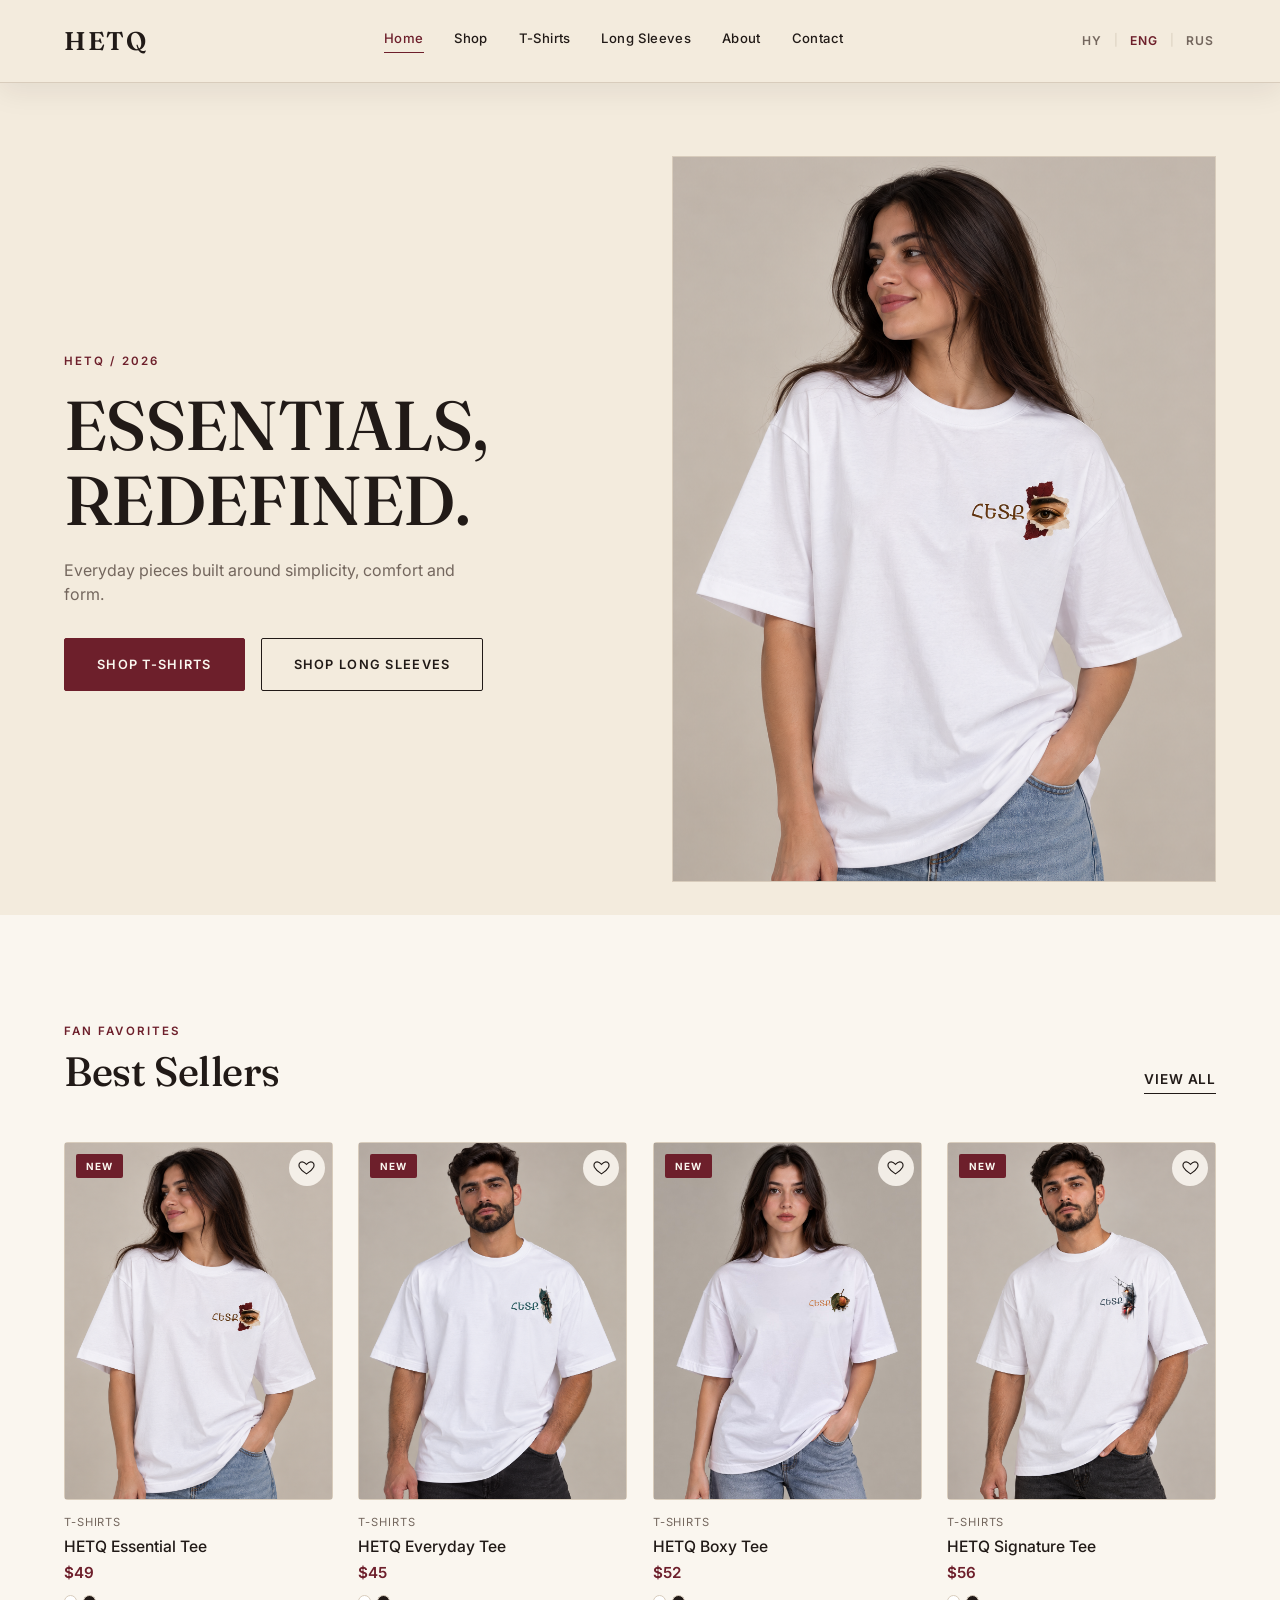
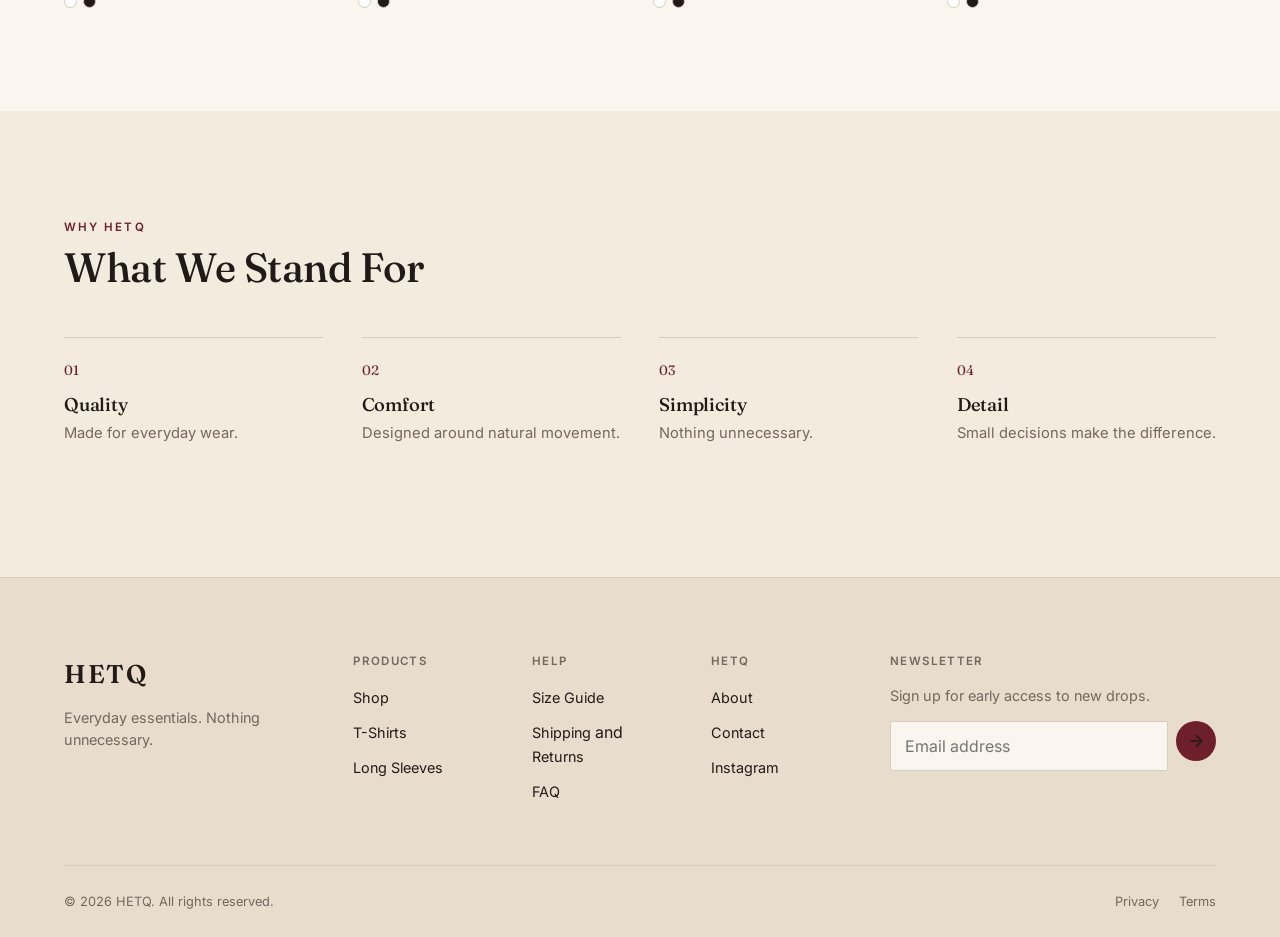
<file: index.html>
<!DOCTYPE html>
<html lang="en">
<head>
<meta charset="UTF-8">
<meta name="viewport" content="width=device-width, initial-scale=1.0">
<title>HETQ — Essentials, Redefined.</title>
<meta name="description" content="HETQ is a modern essentials brand crafting T-Shirts and Long Sleeves built around simplicity, comfort and form.">
<link rel="stylesheet" href="css/style.css">
</head>
<body data-page="home">

<!-- ================= HEADER ================= -->
<header class="site-header">
  <div class="container header-inner">
    <a href="/" class="logo">HETQ</a>

    <nav class="main-nav" aria-label="Primary">
      <a href="/" data-nav-key="home">Home</a>
      <a href="shop.html" data-nav-key="shop">Shop</a>
      <a href="shop.html?category=T-Shirts" data-nav-key="tshirts">T-Shirts</a>
      <a href="shop.html?category=Long%20Sleeves" data-nav-key="longsleeves">Long Sleeves</a>
      <a href="about.html" data-nav-key="about">About</a>
      <a href="#" data-nav-key="contact">Contact</a>
    </nav>

    <div class="header-actions">
      <div class="lang-selector" data-lang-selector aria-label="Language selector">
        <button type="button" class="lang-option" data-lang="HY">HY</button>
        <span class="lang-sep" aria-hidden="true">|</span>
        <button type="button" class="lang-option active" data-lang="ENG">ENG</button>
        <span class="lang-sep" aria-hidden="true">|</span>
        <button type="button" class="lang-option" data-lang="RUS">RUS</button>
      </div>
      <button class="hamburger" data-hamburger aria-label="Menu">
        <span></span><span></span><span></span>
      </button>
    </div>
  </div>
</header>

<!-- ================= MOBILE NAV ================= -->
<div class="overlay-backdrop" data-overlay-backdrop></div>
<div class="mobile-nav" data-mobile-nav>
  <div class="mobile-nav-head">
    <span class="logo">HETQ</span>
    <button class="icon-btn" data-mobile-nav-close aria-label="Close menu">
      <svg viewBox="0 0 24 24" fill="none" stroke-width="1.6"><line x1="4" y1="4" x2="20" y2="20"/><line x1="20" y1="4" x2="4" y2="20"/></svg>
    </button>
  </div>
  <nav class="mobile-nav-links" aria-label="Mobile">
    <a href="/" data-nav-key="home">Home</a>
    <a href="shop.html" data-nav-key="shop">Shop</a>
    <a href="shop.html?category=T-Shirts" data-nav-key="tshirts">T-Shirts</a>
    <a href="shop.html?category=Long%20Sleeves" data-nav-key="longsleeves">Long Sleeves</a>
    <a href="about.html" data-nav-key="about">About</a>
    <a href="#" data-nav-key="contact">Contact</a>
    <a href="wishlist.html">Wishlist</a>
  </nav>
  <div class="mobile-nav-foot">HETQ — Everyday essentials. Nothing unnecessary.</div>
</div>

<!-- ================= SEARCH OVERLAY ================= -->
<div class="search-overlay" data-search-overlay>
  <button class="icon-btn search-close" data-search-close aria-label="Close search">
    <svg viewBox="0 0 24 24" fill="none" stroke-width="1.6"><line x1="4" y1="4" x2="20" y2="20"/><line x1="20" y1="4" x2="4" y2="20"/></svg>
  </button>
  <div class="search-overlay-inner">
    <span class="eyebrow">Search HETQ</span>
    <div class="search-field">
      <svg width="22" height="22" viewBox="0 0 24 24" fill="none" stroke="currentColor" stroke-width="1.6"><circle cx="11" cy="11" r="7"/><line x1="21" y1="21" x2="16.65" y2="16.65"/></svg>
      <input type="text" placeholder="Search products..." data-search-input autocomplete="off">
    </div>
    <div data-search-results>
      <p class="search-hint">Try "tee", "long sleeve", or a color.</p>
    </div>
  </div>
</div>

<!-- ================= MAIN ================= -->
<main>

  <!-- ================= HERO CAROUSEL ================= -->
  <section class="hero-carousel" data-hero-carousel aria-roledescription="carousel" aria-label="HETQ Highlights">

    <div class="hero-slide hero-slide--tone-1 hero-slide--layout-a active" data-hero-slide>
      <div class="container hero-slide-grid">
        <div class="hero-slide-content">
          <span class="eyebrow">HETQ / 2026</span>
          <h1 class="hero-slide-title">Essentials,<br>Redefined.</h1>
          <p class="hero-slide-text">Everyday pieces built around simplicity, comfort and form.</p>
          <div class="hero-slide-actions">
            <a href="shop.html?category=T-Shirts" class="btn btn-primary">Shop T-Shirts</a>
            <a href="shop.html?category=Long%20Sleeves" class="btn btn-secondary">Shop Long Sleeves</a>
          </div>
        </div>
        <div class="hero-slide-visual">
          <div class="placeholder ratio-hero" data-hero-product="1">
            <img class="hero-product-image-front is-shown" src="images/products/t-shirts/t-shirt-front-1.png" alt="HETQ Essential Tee — front" onerror="this.remove()">
            <img class="hero-product-image-back" src="images/products/t-shirts/t-shirt-back-1.png" alt="HETQ Essential Tee — back" onerror="this.remove()">
          </div>
        </div>
      </div>
    </div>

    <div class="hero-slide hero-slide--tone-1 hero-slide--layout-a" data-hero-slide>
      <div class="container hero-slide-grid">
        <div class="hero-slide-content">
          <span class="eyebrow">HETQ / Collection</span>
          <h1 class="hero-slide-title">The New<br>Standard.</h1>
          <p class="hero-slide-text">Discover everyday essentials designed to stand apart.</p>
          <div class="hero-slide-actions">
            <a href="shop.html" class="btn btn-primary">Explore Collection</a>
          </div>
        </div>
        <div class="hero-slide-visual">
          <div class="placeholder ratio-hero" data-hero-product="2">
            <img class="hero-product-image-front is-shown" src="images/products/t-shirts/t-shirt-front-2.png" alt="HETQ T-Shirt — front" onerror="this.remove()">
            <img class="hero-product-image-back" src="images/products/t-shirts/t-shirt-back-2.png" alt="HETQ T-Shirt — back" onerror="this.remove()">
          </div>
        </div>
      </div>
    </div>

    <div class="hero-slide hero-slide--tone-1 hero-slide--layout-a" data-hero-slide>
      <div class="container hero-slide-grid">
        <div class="hero-slide-content">
          <span class="eyebrow">HETQ / Everyday</span>
          <h1 class="hero-slide-title">Made for<br>Every Day.</h1>
          <p class="hero-slide-text">Comfort, confidence and effortless style in every detail.</p>
          <div class="hero-slide-actions">
            <a href="shop.html" class="btn btn-primary">Shop Now</a>
          </div>
        </div>
        <div class="hero-slide-visual">
          <div class="placeholder ratio-hero" data-hero-product="3">
            <img class="hero-product-image-front is-shown" src="images/products/t-shirts/t-shirt-front-3.png" alt="HETQ T-Shirt — front" onerror="this.remove()">
            <img class="hero-product-image-back" src="images/products/t-shirts/t-shirt-back-3.png" alt="HETQ T-Shirt — back" onerror="this.remove()">
          </div>
        </div>
      </div>
    </div>

    <div class="hero-slide hero-slide--tone-1 hero-slide--layout-a" data-hero-slide>
      <div class="container hero-slide-grid">
        <div class="hero-slide-content">
          <span class="eyebrow">HETQ / Philosophy</span>
          <h1 class="hero-slide-title">Less is<br>More.</h1>
          <p class="hero-slide-text">Clean silhouettes. Timeless colors. Endless possibilities.</p>
          <div class="hero-slide-actions">
            <a href="about.html" class="btn btn-primary">Discover HETQ</a>
          </div>
        </div>
        <div class="hero-slide-visual">
          <div class="placeholder ratio-hero" data-hero-product="4">
            <img class="hero-product-image-front is-shown" src="images/products/t-shirts/t-shirt-front-4.png" alt="HETQ T-Shirt — front" onerror="this.remove()">
            <img class="hero-product-image-back" src="images/products/t-shirts/t-shirt-back-4.png" alt="HETQ T-Shirt — back" onerror="this.remove()">
          </div>
        </div>
      </div>
    </div>

    <div class="hero-slide hero-slide--tone-1 hero-slide--layout-a" data-hero-slide>
      <div class="container hero-slide-grid">
        <div class="hero-slide-content">
          <span class="eyebrow">HETQ / Individuality</span>
          <h1 class="hero-slide-title">Your Style.<br>Your Rules.</h1>
          <p class="hero-slide-text">Everyday clothing designed for individual expression.</p>
          <div class="hero-slide-actions">
            <a href="shop.html" class="btn btn-primary">Shop Collection</a>
          </div>
        </div>
        <div class="hero-slide-visual">
          <div class="placeholder ratio-hero" data-hero-product="5">
            <img class="hero-product-image-front is-shown" src="images/products/t-shirts/t-shirt-front-5.png" alt="HETQ T-Shirt — front" onerror="this.remove()">
            <img class="hero-product-image-back" src="images/products/t-shirts/t-shirt-back-5.png" alt="HETQ T-Shirt — back" onerror="this.remove()">
          </div>
        </div>
      </div>
    </div>

    <div class="hero-slide hero-slide--tone-1 hero-slide--layout-a" data-hero-slide>
      <div class="container hero-slide-grid">
        <div class="hero-slide-content">
          <span class="eyebrow">HETQ / Fit</span>
          <h1 class="hero-slide-title">The Perfect Fit.</h1>
          <p class="hero-slide-text">Find your everyday favorite in the HETQ collection.</p>
          <div class="hero-slide-actions">
            <a href="shop.html?category=T-Shirts" class="btn btn-primary">Explore T-Shirts</a>
          </div>
        </div>
        <div class="hero-slide-visual">
          <div class="placeholder ratio-hero" data-hero-product="6">
            <img class="hero-product-image-front is-shown" src="images/products/t-shirts/t-shirt-front-6.png" alt="HETQ T-Shirt — front" onerror="this.remove()">
            <img class="hero-product-image-back" src="images/products/t-shirts/t-shirt-back-6.png" alt="HETQ T-Shirt — back" onerror="this.remove()">
          </div>
        </div>
      </div>
    </div>

    <div class="hero-slide hero-slide--tone-1 hero-slide--layout-a" data-hero-slide>
      <div class="container hero-slide-grid">
        <div class="hero-slide-content">
          <span class="eyebrow">HETQ / Elevated</span>
          <h1 class="hero-slide-title">Beyond the<br>Basics.</h1>
          <p class="hero-slide-text">Elevated essentials designed for modern everyday life.</p>
          <div class="hero-slide-actions">
            <a href="shop.html?category=Long%20Sleeves" class="btn btn-primary">Shop Long Sleeves</a>
          </div>
        </div>
        <div class="hero-slide-visual">
          <div class="placeholder ratio-hero" data-hero-product="7">
            <img class="hero-product-image-front is-shown" src="images/products/t-shirts/t-shirt-back-7.png" alt="HETQ T-Shirt — front" onerror="this.remove()">
            <img class="hero-product-image-back" src="images/products/t-shirts/t-shirt-front-7.png" alt="HETQ T-Shirt — back" onerror="this.remove()">
          </div>
        </div>
      </div>
    </div>

    <div class="hero-slide hero-slide--tone-1 hero-slide--layout-a" data-hero-slide>
      <div class="container hero-slide-grid">
        <div class="hero-slide-content">
          <span class="eyebrow">HETQ / Craft</span>
          <h1 class="hero-slide-title">Designed to Last.</h1>
          <p class="hero-slide-text">Thoughtful details. Timeless design. Everyday comfort.</p>
          <div class="hero-slide-actions">
            <a href="about.html" class="btn btn-primary">Discover More</a>
          </div>
        </div>
        <div class="hero-slide-visual">
          <div class="placeholder ratio-hero" data-hero-product="8">
            <img class="hero-product-image-front is-shown" src="images/products/t-shirts/t-shirt-front-8.png" alt="HETQ T-Shirt — front" onerror="this.remove()">
            <img class="hero-product-image-back" src="images/products/t-shirts/t-shirt-back-8.png" alt="HETQ T-Shirt — back" onerror="this.remove()">
          </div>
        </div>
      </div>
    </div>

    <div class="hero-slide hero-slide--tone-1 hero-slide--layout-a" data-hero-slide>
      <div class="container hero-slide-grid">
        <div class="hero-slide-content">
          <span class="eyebrow">HETQ / 2026</span>
          <h1 class="hero-slide-title">This is HETQ.</h1>
          <p class="hero-slide-text">A new perspective on everyday essentials.</p>
          <div class="hero-slide-actions">
            <a href="about.html" class="btn btn-primary">Explore HETQ</a>
          </div>
        </div>
        <div class="hero-slide-visual">
          <div class="placeholder ratio-hero" data-hero-product="9">
            <img class="hero-product-image-front is-shown" src="images/products/t-shirts/t-shirt-front-9.png" alt="HETQ T-Shirt — front" onerror="this.remove()">
            <img class="hero-product-image-back" src="images/products/t-shirts/t-shirt-back-9.png" alt="HETQ T-Shirt — back" onerror="this.remove()">
          </div>
        </div>
      </div>
    </div>

  </section>

  <!-- ================= BEST SELLERS ================= -->
  <section class="section section-soft">
    <div class="container">
      <div class="section-head reveal">
        <div>
          <span class="eyebrow">Fan Favorites</span>
          <h2 class="section-title">Best Sellers</h2>
        </div>
        <a href="shop.html" class="text-link">View All</a>
      </div>
      <div class="product-grid" data-best-sellers></div>
    </div>
  </section>

  <!-- ================= BRAND VALUES ================= -->
  <section class="section">
    <div class="container">
      <div class="section-head reveal">
        <div>
          <span class="eyebrow">Why HETQ</span>
          <h2 class="section-title">What We Stand For</h2>
        </div>
      </div>
      <div class="values-grid reveal-stagger">
        <div class="value-item">
          <span class="num">01</span>
          <h3>Quality</h3>
          <p>Made for everyday wear.</p>
        </div>
        <div class="value-item">
          <span class="num">02</span>
          <h3>Comfort</h3>
          <p>Designed around natural movement.</p>
        </div>
        <div class="value-item">
          <span class="num">03</span>
          <h3>Simplicity</h3>
          <p>Nothing unnecessary.</p>
        </div>
        <div class="value-item">
          <span class="num">04</span>
          <h3>Detail</h3>
          <p>Small decisions make the difference.</p>
        </div>
      </div>
    </div>
  </section>

</main>

<!-- ================= FOOTER ================= -->
<footer class="site-footer">
  <div class="container">
    <div class="footer-top">
      <div class="footer-brand">
        <span class="logo">HETQ</span>
        <p>Everyday essentials. Nothing unnecessary.</p>
      </div>
      <div class="footer-col">
        <h4>Products</h4>
        <ul>
          <li><a href="shop.html">Shop</a></li>
          <li><a href="shop.html?category=T-Shirts">T-Shirts</a></li>
          <li><a href="shop.html?category=Long%20Sleeves">Long Sleeves</a></li>
        </ul>
      </div>
      <div class="footer-col">
        <h4>Help</h4>
        <ul>
          <li><a href="product.html">Size Guide</a></li>
          <li><a href="#">Shipping</a> and <a href="#">Returns</a></li>
          <li><a href="#">FAQ</a></li>
        </ul>
      </div>
      <div class="footer-col">
        <h4>HETQ</h4>
        <ul>
          <li><a href="about.html">About</a></li>
          <li><a href="#">Contact</a></li>
          <li><a href="#">Instagram</a></li>
        </ul>
      </div>
      <div class="footer-col footer-newsletter">
        <h4>Newsletter</h4>
        <p>Sign up for early access to new drops.</p>
        <form class="footer-newsletter-form" data-newsletter-form novalidate>
          <input type="email" placeholder="Email address" required aria-label="Email address">
          <button type="submit" class="icon-btn" aria-label="Subscribe" style="background:var(--burgundy)">
            <svg viewBox="0 0 24 24" fill="none" stroke="white" stroke-width="1.8"><line x1="5" y1="12" x2="19" y2="12"/><polyline points="12 5 19 12 12 19"/></svg>
          </button>
        </form>
        <p class="form-message" data-form-message></p>
      </div>
    </div>
    <div class="footer-bottom">
      <span>&copy; 2026 HETQ. All rights reserved.</span>
      <div class="footer-bottom-links">
        <a href="#">Privacy</a>
        <a href="#">Terms</a>
      </div>
    </div>
  </div>
</footer>

<script src="js/main.js"></script>
</body>
</html>
</file>
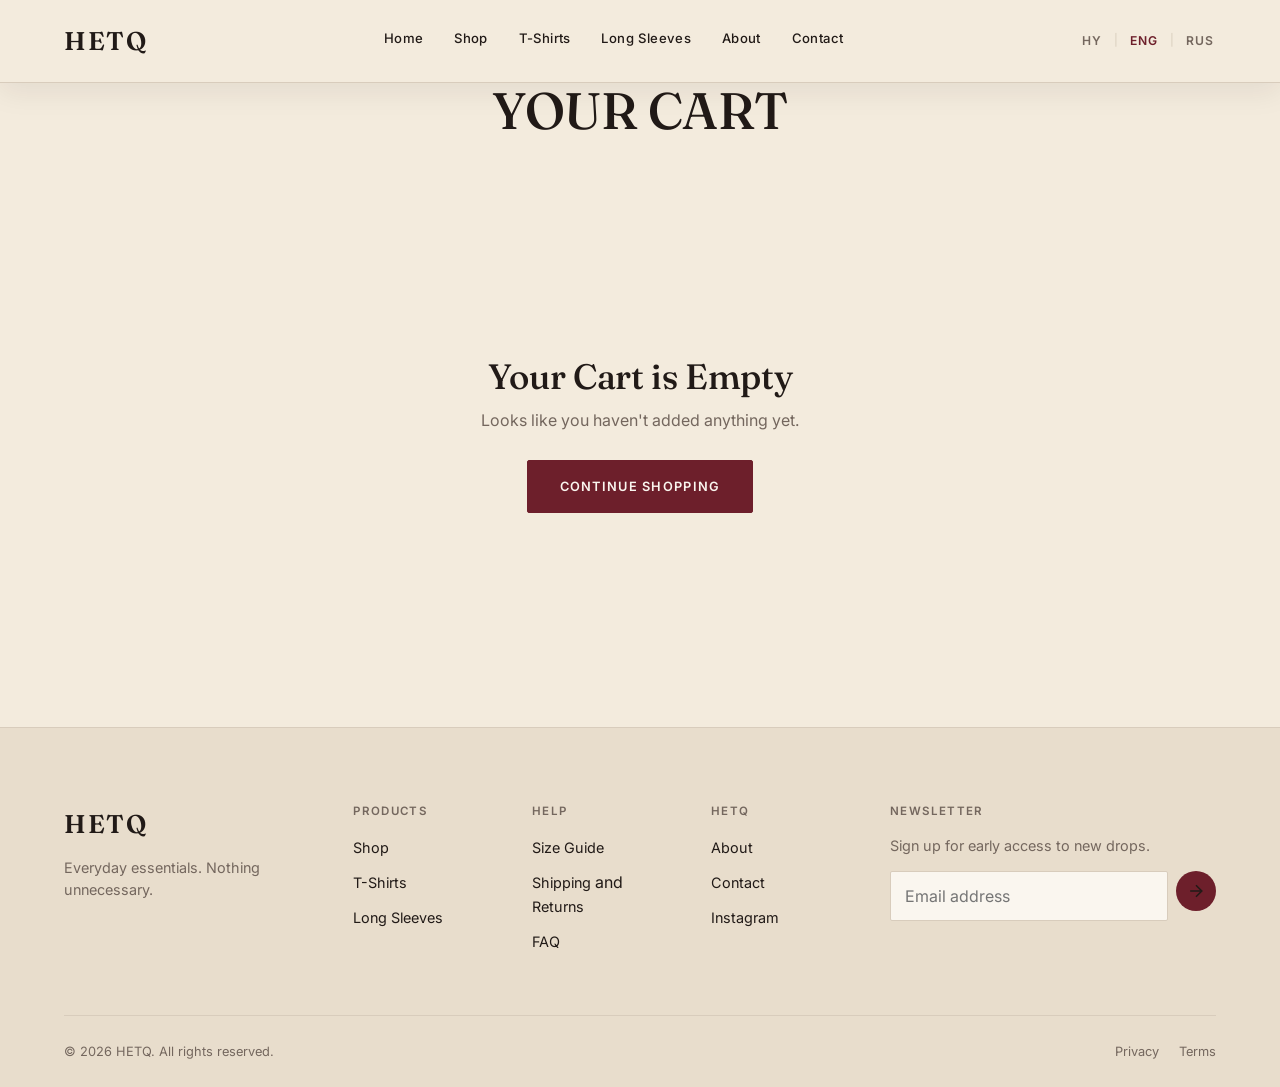
<file: cart.html>
<!DOCTYPE html>
<html lang="en">
<head>
<meta charset="UTF-8">
<meta name="viewport" content="width=device-width, initial-scale=1.0">
<title>Your Cart — HETQ</title>
<meta name="description" content="Review the items in your HETQ cart before checkout.">
<link rel="stylesheet" href="css/style.css">
</head>
<body data-page="cart">

<header class="site-header">
  <div class="container header-inner">
    <a href="/" class="logo">HETQ</a>
    <nav class="main-nav" aria-label="Primary">
      <a href="/" data-nav-key="home">Home</a>
      <a href="shop.html" data-nav-key="shop">Shop</a>
      <a href="shop.html?category=T-Shirts" data-nav-key="tshirts">T-Shirts</a>
      <a href="shop.html?category=Long%20Sleeves" data-nav-key="longsleeves">Long Sleeves</a>
      <a href="about.html" data-nav-key="about">About</a>
      <a href="#" data-nav-key="contact">Contact</a>
    </nav>
    <div class="header-actions">
      <div class="lang-selector" data-lang-selector aria-label="Language selector">
        <button type="button" class="lang-option" data-lang="HY">HY</button>
        <span class="lang-sep" aria-hidden="true">|</span>
        <button type="button" class="lang-option active" data-lang="ENG">ENG</button>
        <span class="lang-sep" aria-hidden="true">|</span>
        <button type="button" class="lang-option" data-lang="RUS">RUS</button>
      </div>
      <button class="hamburger" data-hamburger aria-label="Menu"><span></span><span></span><span></span></button>
    </div>
  </div>
</header>

<div class="overlay-backdrop" data-overlay-backdrop></div>
<div class="mobile-nav" data-mobile-nav>
  <div class="mobile-nav-head">
    <span class="logo">HETQ</span>
    <button class="icon-btn" data-mobile-nav-close aria-label="Close menu">
      <svg viewBox="0 0 24 24" fill="none" stroke-width="1.6"><line x1="4" y1="4" x2="20" y2="20"/><line x1="20" y1="4" x2="4" y2="20"/></svg>
    </button>
  </div>
  <nav class="mobile-nav-links" aria-label="Mobile">
    <a href="/" data-nav-key="home">Home</a>
    <a href="shop.html" data-nav-key="shop">Shop</a>
    <a href="shop.html?category=T-Shirts" data-nav-key="tshirts">T-Shirts</a>
    <a href="shop.html?category=Long%20Sleeves" data-nav-key="longsleeves">Long Sleeves</a>
    <a href="about.html" data-nav-key="about">About</a>
    <a href="#" data-nav-key="contact">Contact</a>
    <a href="wishlist.html">Wishlist</a>
  </nav>
  <div class="mobile-nav-foot">HETQ — Everyday essentials. Nothing unnecessary.</div>
</div>

<div class="search-overlay" data-search-overlay>
  <button class="icon-btn search-close" data-search-close aria-label="Close search">
    <svg viewBox="0 0 24 24" fill="none" stroke-width="1.6"><line x1="4" y1="4" x2="20" y2="20"/><line x1="20" y1="4" x2="4" y2="20"/></svg>
  </button>
  <div class="search-overlay-inner">
    <span class="eyebrow">Search HETQ</span>
    <div class="search-field">
      <svg width="22" height="22" viewBox="0 0 24 24" fill="none" stroke="currentColor" stroke-width="1.6"><circle cx="11" cy="11" r="7"/><line x1="21" y1="21" x2="16.65" y2="16.65"/></svg>
      <input type="text" placeholder="Search products..." data-search-input autocomplete="off">
    </div>
    <div data-search-results><p class="search-hint">Try "tee", "long sleeve", or a color.</p></div>
  </div>
</div>

<main>
  <div class="page-header">
    <div class="breadcrumb"><a href="/" data-nav-key="home">Home</a><span>/</span>Cart</div>
    <h1>Your Cart</h1>
  </div>

  <section class="section section-tight">
    <div class="container">

      <!-- Empty state -->
      <div class="empty-state" data-cart-empty style="display:none;">
        <h2>Your Cart is Empty</h2>
        <p>Looks like you haven't added anything yet.</p>
        <a href="shop.html" class="btn btn-primary">Continue Shopping</a>
      </div>

      <!-- Filled state -->
      <div class="cart-layout" data-cart-filled>
        <div>
          <div data-cart-list></div>
        </div>
        <div class="order-summary">
          <h3>Order Summary</h3>
          <div class="summary-row"><span>Subtotal</span><span data-subtotal>$0.00</span></div>
          <div class="summary-row"><span>Shipping</span><span data-shipping>Free</span></div>
          <div class="summary-row total"><span>Total</span><span data-total>$0.00</span></div>
          <a href="checkout.html" class="btn btn-primary btn-block" style="margin-top:22px;">Proceed to Checkout</a>
          <a href="shop.html" class="text-link" style="display:block; text-align:center; margin-top:18px;">Continue Shopping</a>
        </div>
      </div>

    </div>
  </section>
</main>

<footer class="site-footer">
  <div class="container">
    <div class="footer-top">
      <div class="footer-brand">
        <span class="logo">HETQ</span>
        <p>Everyday essentials. Nothing unnecessary.</p>
      </div>
      <div class="footer-col">
        <h4>Products</h4>
        <ul>
          <li><a href="shop.html" data-nav-key="shop">Shop</a></li>
          <li><a href="shop.html?category=T-Shirts" data-nav-key="tshirts">T-Shirts</a></li>
          <li><a href="shop.html?category=Long%20Sleeves" data-nav-key="longsleeves">Long Sleeves</a></li>
        </ul>
      </div>
      <div class="footer-col">
        <h4>Help</h4>
        <ul>
          <li><a href="product.html">Size Guide</a></li>
          <li><a href="#">Shipping</a> and <a href="#">Returns</a></li>
          <li><a href="#">FAQ</a></li>
        </ul>
      </div>
      <div class="footer-col">
        <h4>HETQ</h4>
        <ul>
          <li><a href="about.html">About</a></li>
          <li><a href="#">Contact</a></li>
          <li><a href="#">Instagram</a></li>
        </ul>
      </div>
      <div class="footer-col footer-newsletter">
        <h4>Newsletter</h4>
        <p>Sign up for early access to new drops.</p>
        <form class="footer-newsletter-form" data-newsletter-form novalidate>
          <input type="email" placeholder="Email address" required aria-label="Email address">
          <button type="submit" class="icon-btn" aria-label="Subscribe" style="background:var(--burgundy)">
            <svg viewBox="0 0 24 24" fill="none" stroke="white" stroke-width="1.8"><line x1="5" y1="12" x2="19" y2="12"/><polyline points="12 5 19 12 12 19"/></svg>
          </button>
        </form>
        <p class="form-message" data-form-message></p>
      </div>
    </div>
    <div class="footer-bottom">
      <span>&copy; 2026 HETQ. All rights reserved.</span>
      <div class="footer-bottom-links"><a href="#">Privacy</a><a href="#">Terms</a></div>
    </div>
  </div>
</footer>

<script src="js/main.js"></script>
</body>
</html>
</file>
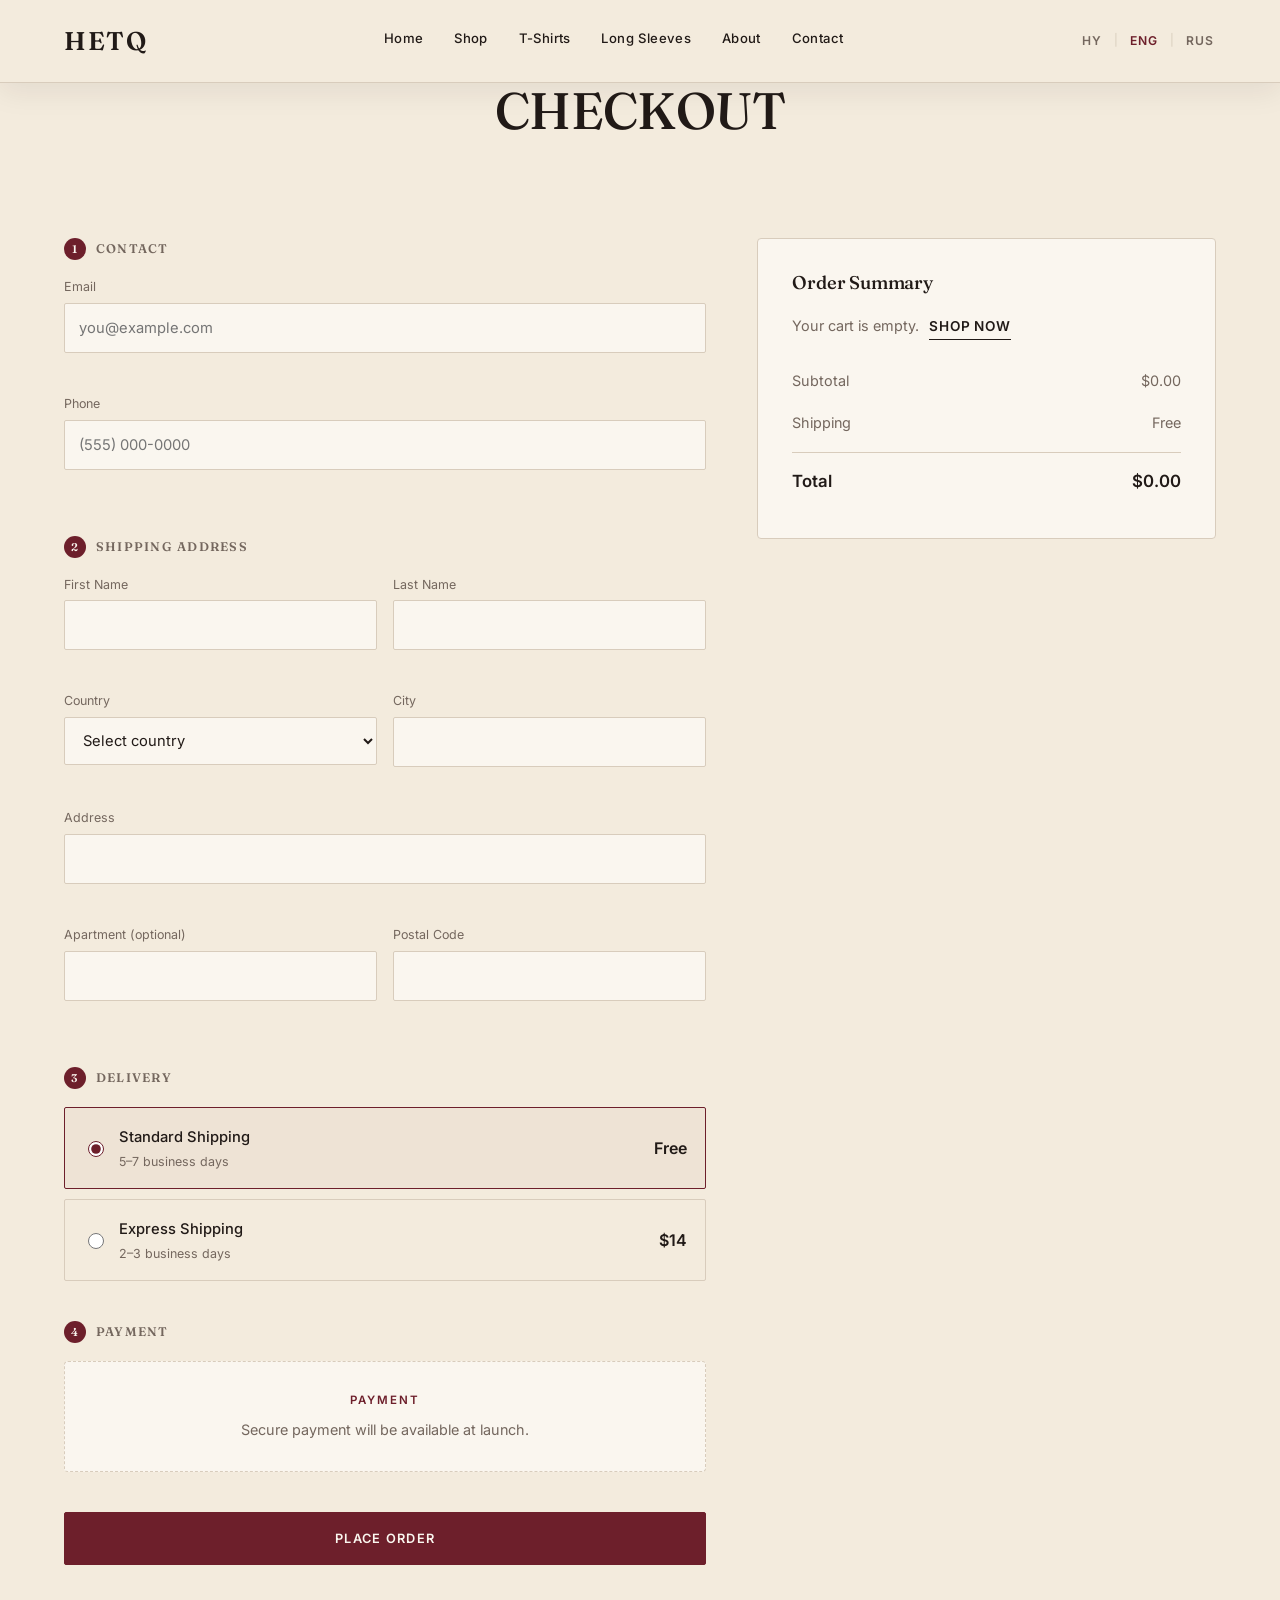
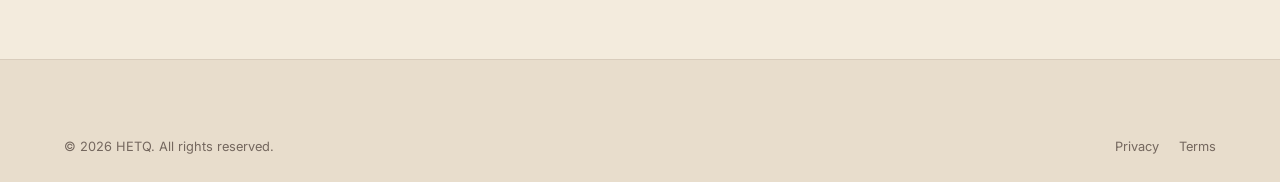
<file: checkout.html>
<!DOCTYPE html>
<html lang="en">
<head>
<meta charset="UTF-8">
<meta name="viewport" content="width=device-width, initial-scale=1.0">
<title>Checkout — HETQ</title>
<meta name="description" content="Complete your HETQ order securely.">
<link rel="stylesheet" href="css/style.css">
</head>
<body data-page="checkout">

<header class="site-header">
  <div class="container header-inner">
    <a href="/" class="logo">HETQ</a>
    <nav class="main-nav" aria-label="Primary">
      <a href="/" data-nav-key="home">Home</a>
      <a href="shop.html" data-nav-key="shop">Shop</a>
      <a href="shop.html?category=T-Shirts" data-nav-key="tshirts">T-Shirts</a>
      <a href="shop.html?category=Long%20Sleeves" data-nav-key="longsleeves">Long Sleeves</a>
      <a href="about.html" data-nav-key="about">About</a>
      <a href="#" data-nav-key="contact">Contact</a>
    </nav>
    <div class="header-actions">
      <div class="lang-selector" data-lang-selector aria-label="Language selector">
        <button type="button" class="lang-option" data-lang="HY">HY</button>
        <span class="lang-sep" aria-hidden="true">|</span>
        <button type="button" class="lang-option active" data-lang="ENG">ENG</button>
        <span class="lang-sep" aria-hidden="true">|</span>
        <button type="button" class="lang-option" data-lang="RUS">RUS</button>
      </div>
      <button class="hamburger" data-hamburger aria-label="Menu"><span></span><span></span><span></span></button>
    </div>
  </div>
</header>

<div class="overlay-backdrop" data-overlay-backdrop></div>
<div class="mobile-nav" data-mobile-nav>
  <div class="mobile-nav-head">
    <span class="logo">HETQ</span>
    <button class="icon-btn" data-mobile-nav-close aria-label="Close menu">
      <svg viewBox="0 0 24 24" fill="none" stroke-width="1.6"><line x1="4" y1="4" x2="20" y2="20"/><line x1="20" y1="4" x2="4" y2="20"/></svg>
    </button>
  </div>
  <nav class="mobile-nav-links" aria-label="Mobile">
    <a href="/" data-nav-key="home">Home</a>
    <a href="shop.html" data-nav-key="shop">Shop</a>
    <a href="shop.html?category=T-Shirts" data-nav-key="tshirts">T-Shirts</a>
    <a href="shop.html?category=Long%20Sleeves" data-nav-key="longsleeves">Long Sleeves</a>
    <a href="about.html" data-nav-key="about">About</a>
    <a href="#" data-nav-key="contact">Contact</a>
    <a href="wishlist.html">Wishlist</a>
  </nav>
  <div class="mobile-nav-foot">HETQ — Everyday essentials. Nothing unnecessary.</div>
</div>

<main>

  <!-- Checkout Form View -->
  <div data-checkout-view>
    <div class="page-header">
      <div class="breadcrumb"><a href="/" data-nav-key="home">Home</a><span>/</span><a href="cart.html">Cart</a><span>/</span>Checkout</div>
      <h1>Checkout</h1>
    </div>

    <section class="section section-tight">
      <div class="container checkout-layout">
        <form data-checkout-form novalidate>

          <div class="checkout-section">
            <h2><span class="step-num">1</span> Contact</h2>
            <div class="form-grid">
              <div class="field full">
                <label for="email">Email</label>
                <input type="email" id="email" name="email" placeholder="you@example.com" required>
                <div class="field-error"></div>
              </div>
              <div class="field full">
                <label for="phone">Phone</label>
                <input type="tel" id="phone" name="phone" placeholder="(555) 000-0000" required>
                <div class="field-error"></div>
              </div>
            </div>
          </div>

          <div class="checkout-section">
            <h2><span class="step-num">2</span> Shipping Address</h2>
            <div class="form-grid">
              <div class="field">
                <label for="firstName">First Name</label>
                <input type="text" id="firstName" name="firstName" required>
                <div class="field-error"></div>
              </div>
              <div class="field">
                <label for="lastName">Last Name</label>
                <input type="text" id="lastName" name="lastName" required>
                <div class="field-error"></div>
              </div>
              <div class="field">
                <label for="country">Country</label>
                <select id="country" name="country" required>
                  <option value="">Select country</option>
                  <option>United States</option>
                  <option>United Kingdom</option>
                  <option>Canada</option>
                  <option>Armenia</option>
                  <option>Germany</option>
                  <option>France</option>
                </select>
                <div class="field-error"></div>
              </div>
              <div class="field">
                <label for="city">City</label>
                <input type="text" id="city" name="city" required>
                <div class="field-error"></div>
              </div>
              <div class="field full">
                <label for="address">Address</label>
                <input type="text" id="address" name="address" required>
                <div class="field-error"></div>
              </div>
              <div class="field">
                <label for="apartment">Apartment (optional)</label>
                <input type="text" id="apartment" name="apartment">
                <div class="field-error"></div>
              </div>
              <div class="field">
                <label for="postalCode">Postal Code</label>
                <input type="text" id="postalCode" name="postalCode" required>
                <div class="field-error"></div>
              </div>
            </div>
          </div>

          <div class="checkout-section">
            <h2><span class="step-num">3</span> Delivery</h2>
            <label class="delivery-option selected" data-delivery-option>
              <span class="delivery-option-left">
                <input type="radio" name="delivery" checked>
                <span>
                  <span class="title">Standard Shipping</span><br>
                  <span class="sub">5–7 business days</span>
                </span>
              </span>
              <span class="price">Free</span>
            </label>
            <label class="delivery-option" data-delivery-option>
              <span class="delivery-option-left">
                <input type="radio" name="delivery">
                <span>
                  <span class="title">Express Shipping</span><br>
                  <span class="sub">2–3 business days</span>
                </span>
              </span>
              <span class="price">$14</span>
            </label>
          </div>

          <div class="checkout-section">
            <h2><span class="step-num">4</span> Payment</h2>
            <div class="payment-placeholder">
              <span class="eyebrow">Payment</span>
              <p>Secure payment will be available at launch.</p>
            </div>
          </div>

          <button type="submit" class="btn btn-primary btn-block">Place Order</button>
        </form>

        <div class="order-summary">
          <h3>Order Summary</h3>
          <div class="checkout-summary-items" data-checkout-items></div>
          <div class="summary-row"><span>Subtotal</span><span data-subtotal>$0.00</span></div>
          <div class="summary-row"><span>Shipping</span><span data-shipping>Free</span></div>
          <div class="summary-row total"><span>Total</span><span data-total>$0.00</span></div>
        </div>
      </div>
    </section>
  </div>

  <!-- Success View -->
  <div data-success-view style="display:none;">
    <div class="success-screen">
      <div>
        <div class="check-icon">
          <svg viewBox="0 0 24 24" fill="none" stroke-width="2.2" stroke-linecap="round" stroke-linejoin="round"><polyline points="20 6 9 17 4 12"/></svg>
        </div>
        <h1>Thank You.</h1>
        <p>Your HETQ order has been received.</p>
        <div class="order-number">Order <span data-order-number>HETQ-00000</span></div>
        <br>
        <a href="shop.html" class="btn btn-primary">Continue Shopping</a>
      </div>
    </div>
  </div>

</main>

<footer class="site-footer">
  <div class="container">
    <div class="footer-bottom" style="border-top:none; padding-top:0;">
      <span>&copy; 2026 HETQ. All rights reserved.</span>
      <div class="footer-bottom-links"><a href="#">Privacy</a><a href="#">Terms</a></div>
    </div>
  </div>
</footer>

<script src="js/main.js"></script>
</body>
</html>
</file>
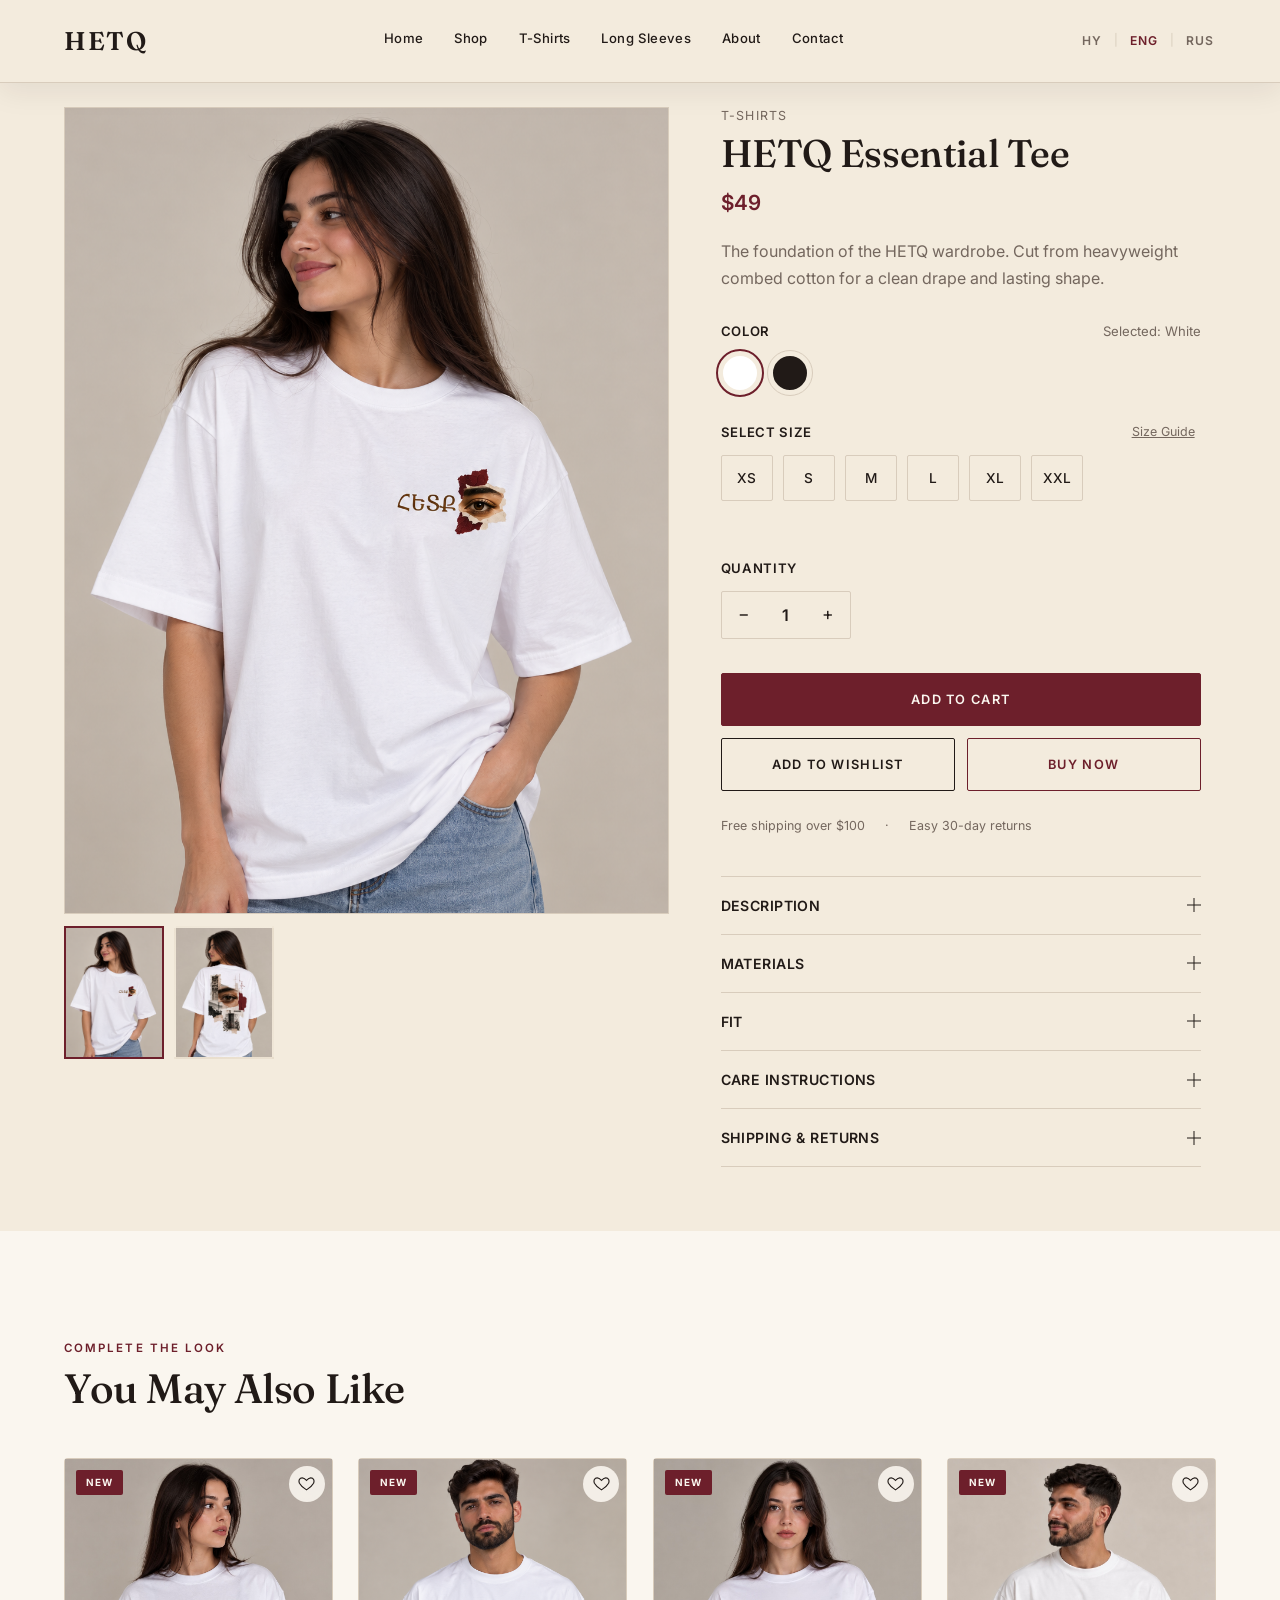
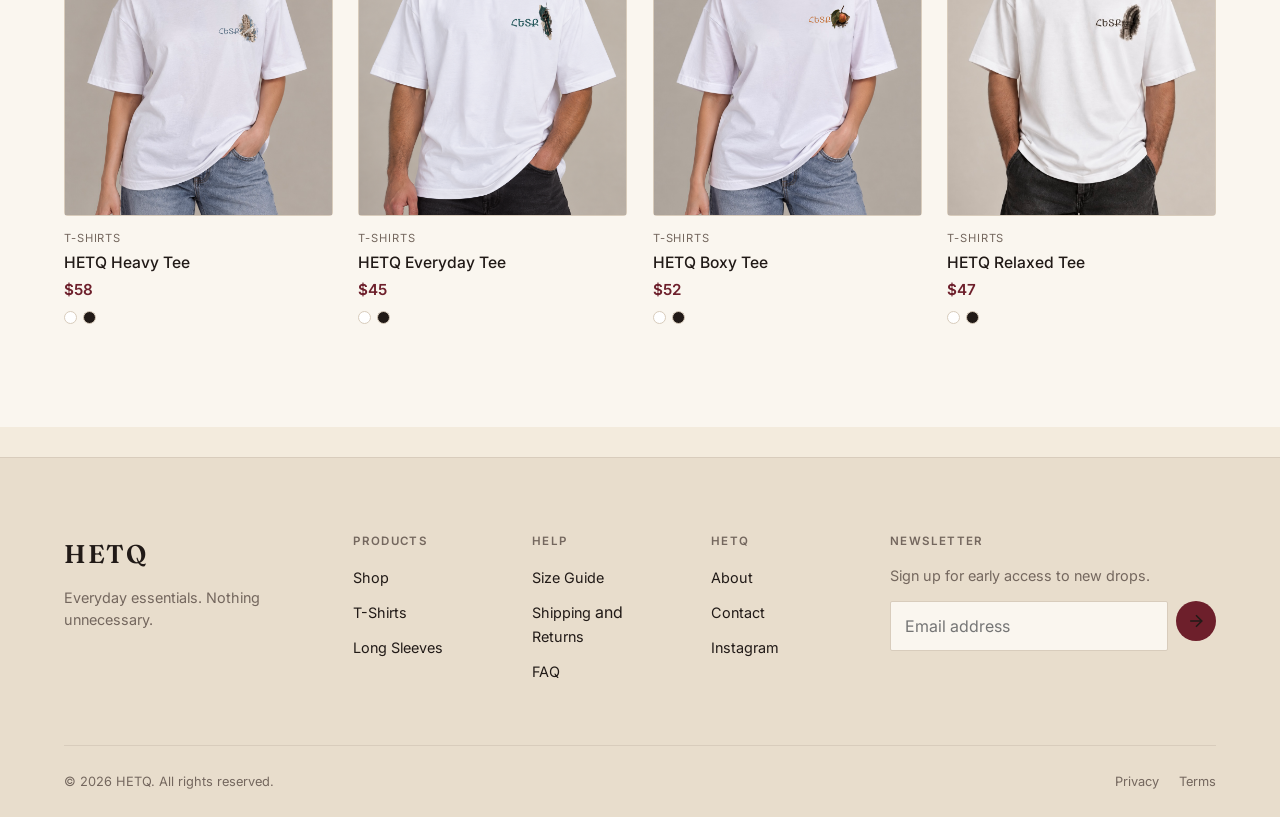
<file: product.html>
<!DOCTYPE html>
<html lang="en">
<head>
<meta charset="UTF-8">
<meta name="viewport" content="width=device-width, initial-scale=1.0">
<title data-product-name>Product — HETQ</title>
<meta name="description" content="Shop this HETQ essential.">
<link rel="stylesheet" href="css/style.css">
</head>
<body data-page="product">

<header class="site-header">
  <div class="container header-inner">
    <a href="/" class="logo">HETQ</a>
    <nav class="main-nav" aria-label="Primary">
      <a href="/" data-nav-key="home">Home</a>
      <a href="shop.html" data-nav-key="shop">Shop</a>
      <a href="shop.html?category=T-Shirts" data-nav-key="tshirts">T-Shirts</a>
      <a href="shop.html?category=Long%20Sleeves" data-nav-key="longsleeves">Long Sleeves</a>
      <a href="about.html" data-nav-key="about">About</a>
      <a href="#" data-nav-key="contact">Contact</a>
    </nav>
    <div class="header-actions">
      <div class="lang-selector" data-lang-selector aria-label="Language selector">
        <button type="button" class="lang-option" data-lang="HY">HY</button>
        <span class="lang-sep" aria-hidden="true">|</span>
        <button type="button" class="lang-option active" data-lang="ENG">ENG</button>
        <span class="lang-sep" aria-hidden="true">|</span>
        <button type="button" class="lang-option" data-lang="RUS">RUS</button>
      </div>
      <button class="hamburger" data-hamburger aria-label="Menu"><span></span><span></span><span></span></button>
    </div>
  </div>
</header>

<div class="overlay-backdrop" data-overlay-backdrop></div>
<div class="mobile-nav" data-mobile-nav>
  <div class="mobile-nav-head">
    <span class="logo">HETQ</span>
    <button class="icon-btn" data-mobile-nav-close aria-label="Close menu">
      <svg viewBox="0 0 24 24" fill="none" stroke-width="1.6"><line x1="4" y1="4" x2="20" y2="20"/><line x1="20" y1="4" x2="4" y2="20"/></svg>
    </button>
  </div>
  <nav class="mobile-nav-links" aria-label="Mobile">
    <a href="/" data-nav-key="home">Home</a>
    <a href="shop.html" data-nav-key="shop">Shop</a>
    <a href="shop.html?category=T-Shirts" data-nav-key="tshirts">T-Shirts</a>
    <a href="shop.html?category=Long%20Sleeves" data-nav-key="longsleeves">Long Sleeves</a>
    <a href="about.html" data-nav-key="about">About</a>
    <a href="#" data-nav-key="contact">Contact</a>
    <a href="wishlist.html">Wishlist</a>
  </nav>
  <div class="mobile-nav-foot">HETQ — Everyday essentials. Nothing unnecessary.</div>
</div>

<div class="search-overlay" data-search-overlay>
  <button class="icon-btn search-close" data-search-close aria-label="Close search">
    <svg viewBox="0 0 24 24" fill="none" stroke-width="1.6"><line x1="4" y1="4" x2="20" y2="20"/><line x1="20" y1="4" x2="4" y2="20"/></svg>
  </button>
  <div class="search-overlay-inner">
    <span class="eyebrow">Search HETQ</span>
    <div class="search-field">
      <svg width="22" height="22" viewBox="0 0 24 24" fill="none" stroke="currentColor" stroke-width="1.6"><circle cx="11" cy="11" r="7"/><line x1="21" y1="21" x2="16.65" y2="16.65"/></svg>
      <input type="text" placeholder="Search products..." data-search-input autocomplete="off">
    </div>
    <div data-search-results><p class="search-hint">Try "tee", "long sleeve", or a color.</p></div>
  </div>
</div>

<main>
  <div class="container" style="padding-top:24px;">
    <div class="breadcrumb"><a href="/" data-nav-key="home">Home</a><span>/</span><a href="shop.html" data-nav-key="shop">Shop</a><span>/</span><span data-product-category>Product</span></div>
  </div>

  <section class="section section-tight">
    <div class="container product-detail">
      <!-- Gallery -->
      <div class="gallery">
        <div class="gallery-main" data-gallery-main></div>
        <div class="gallery-thumbs" data-gallery-thumbs></div>
      </div>

      <!-- Info -->
      <div class="product-info-panel">
        <div class="cat" data-product-category>Category</div>
        <h1 data-product-name>Product Name</h1>
        <div class="price" data-product-price>$0</div>
        <p class="desc" data-product-desc>Description.</p>

        <div class="option-block">
          <div class="option-label">
            <span class="name">Color</span>
            <span class="selected">Selected: <span data-selected-color></span></span>
          </div>
          <div class="color-swatches" data-color-swatches></div>
        </div>

        <div class="option-block">
          <div class="option-label">
            <span class="name">Select Size</span>
            <button class="size-guide-link" data-modal-open="[data-size-guide-modal]">Size Guide</button>
          </div>
          <div class="size-grid" data-size-grid></div>
          <div class="validation-msg" data-size-validation></div>
        </div>

        <div class="option-block">
          <div class="option-label"><span class="name">Quantity</span></div>
          <div class="qty-selector">
            <button data-qty-decrease aria-label="Decrease quantity">−</button>
            <span class="qty-value" data-qty-value>1</span>
            <button data-qty-increase aria-label="Increase quantity">+</button>
          </div>
        </div>

        <div class="product-actions">
          <button class="btn btn-primary btn-block" data-add-to-cart>Add to Cart</button>
          <div class="product-actions-row">
            <button class="btn btn-secondary" data-wishlist-add>Add to Wishlist</button>
            <button class="btn btn-outline" data-buy-now>Buy Now</button>
          </div>
        </div>

        <div class="meta-row">
          <span>Free shipping over $100</span>
          <span>·</span>
          <span>Easy 30-day returns</span>
        </div>

        <!-- Accordion -->
        <div class="accordion">
          <div class="accordion-item">
            <button class="accordion-header">Description<span class="accordion-icon"></span></button>
            <div class="accordion-panel">
              <div class="accordion-panel-inner">Cut from premium cotton for a clean, considered silhouette. Designed in-house to be worn on repeat — pre-washed for softness and shape retention.</div>
            </div>
          </div>
          <div class="accordion-item">
            <button class="accordion-header">Materials<span class="accordion-icon"></span></button>
            <div class="accordion-panel">
              <div class="accordion-panel-inner">100% combed cotton, 220gsm. Ribbed collar. Reinforced seams for lasting wear.</div>
            </div>
          </div>
          <div class="accordion-item">
            <button class="accordion-header">Fit<span class="accordion-icon"></span></button>
            <div class="accordion-panel">
              <div class="accordion-panel-inner">True to size, with a relaxed cut through the body. Runs slightly boxy — size down for a slimmer look.</div>
            </div>
          </div>
          <div class="accordion-item">
            <button class="accordion-header">Care Instructions<span class="accordion-icon"></span></button>
            <div class="accordion-panel">
              <div class="accordion-panel-inner">Machine wash cold with like colors. Tumble dry low. Do not bleach. Iron on low heat if needed.</div>
            </div>
          </div>
          <div class="accordion-item">
            <button class="accordion-header">Shipping &amp; Returns<span class="accordion-icon"></span></button>
            <div class="accordion-panel">
              <div class="accordion-panel-inner">Free standard shipping on orders over $100. Returns accepted within 30 days of delivery, unworn and with tags attached.</div>
            </div>
          </div>
        </div>
      </div>
    </div>
  </section>

  <!-- You May Also Like -->
  <section class="section section-soft">
    <div class="container">
      <div class="section-head reveal">
        <div>
          <span class="eyebrow">Complete the Look</span>
          <h2 class="section-title">You May Also Like</h2>
        </div>
      </div>
      <div class="product-grid" data-related-products></div>
    </div>
  </section>
</main>

<!-- Size Guide Modal -->
<div class="modal-backdrop" data-size-guide-modal>
  <div class="modal" role="dialog" aria-modal="true" aria-labelledby="sizeGuideTitle">
    <div class="modal-head">
      <h3 id="sizeGuideTitle">Size Guide</h3>
      <button class="icon-btn" data-modal-close aria-label="Close size guide">
        <svg viewBox="0 0 24 24" fill="none" stroke-width="1.6"><line x1="4" y1="4" x2="20" y2="20"/><line x1="20" y1="4" x2="4" y2="20"/></svg>
      </button>
    </div>
    <table class="size-guide-table">
      <thead>
        <tr><th>Size</th><th>Chest (in)</th><th>Length (in)</th><th>Sleeve (in)</th></tr>
      </thead>
      <tbody>
        <tr><td>XS</td><td>34–36</td><td>26</td><td>7.5</td></tr>
        <tr><td>S</td><td>37–39</td><td>27</td><td>8</td></tr>
        <tr><td>M</td><td>40–42</td><td>28</td><td>8.5</td></tr>
        <tr><td>L</td><td>43–45</td><td>29</td><td>9</td></tr>
        <tr><td>XL</td><td>46–48</td><td>30</td><td>9.5</td></tr>
        <tr><td>XXL</td><td>49–51</td><td>31</td><td>10</td></tr>
      </tbody>
    </table>
    <p class="size-guide-note">Measurements are approximate. For long sleeves, sleeve length is measured from shoulder seam to cuff.</p>
  </div>
</div>

<footer class="site-footer">
  <div class="container">
    <div class="footer-top">
      <div class="footer-brand">
        <span class="logo">HETQ</span>
        <p>Everyday essentials. Nothing unnecessary.</p>
      </div>
      <div class="footer-col">
        <h4>Products</h4>
        <ul>
          <li><a href="shop.html" data-nav-key="shop">Shop</a></li>
          <li><a href="shop.html?category=T-Shirts" data-nav-key="tshirts">T-Shirts</a></li>
          <li><a href="shop.html?category=Long%20Sleeves" data-nav-key="longsleeves">Long Sleeves</a></li>
        </ul>
      </div>
      <div class="footer-col">
        <h4>Help</h4>
        <ul>
          <li><a href="product.html">Size Guide</a></li>
          <li><a href="#">Shipping</a> and <a href="#">Returns</a></li>
          <li><a href="#">FAQ</a></li>
        </ul>
      </div>
      <div class="footer-col">
        <h4>HETQ</h4>
        <ul>
          <li><a href="about.html">About</a></li>
          <li><a href="#">Contact</a></li>
          <li><a href="#">Instagram</a></li>
        </ul>
      </div>
      <div class="footer-col footer-newsletter">
        <h4>Newsletter</h4>
        <p>Sign up for early access to new drops.</p>
        <form class="footer-newsletter-form" data-newsletter-form novalidate>
          <input type="email" placeholder="Email address" required aria-label="Email address">
          <button type="submit" class="icon-btn" aria-label="Subscribe" style="background:var(--burgundy)">
            <svg viewBox="0 0 24 24" fill="none" stroke="white" stroke-width="1.8"><line x1="5" y1="12" x2="19" y2="12"/><polyline points="12 5 19 12 12 19"/></svg>
          </button>
        </form>
        <p class="form-message" data-form-message></p>
      </div>
    </div>
    <div class="footer-bottom">
      <span>&copy; 2026 HETQ. All rights reserved.</span>
      <div class="footer-bottom-links"><a href="#">Privacy</a><a href="#">Terms</a></div>
    </div>
  </div>
</footer>

<script src="js/main.js"></script>
</body>
</html>
</file>
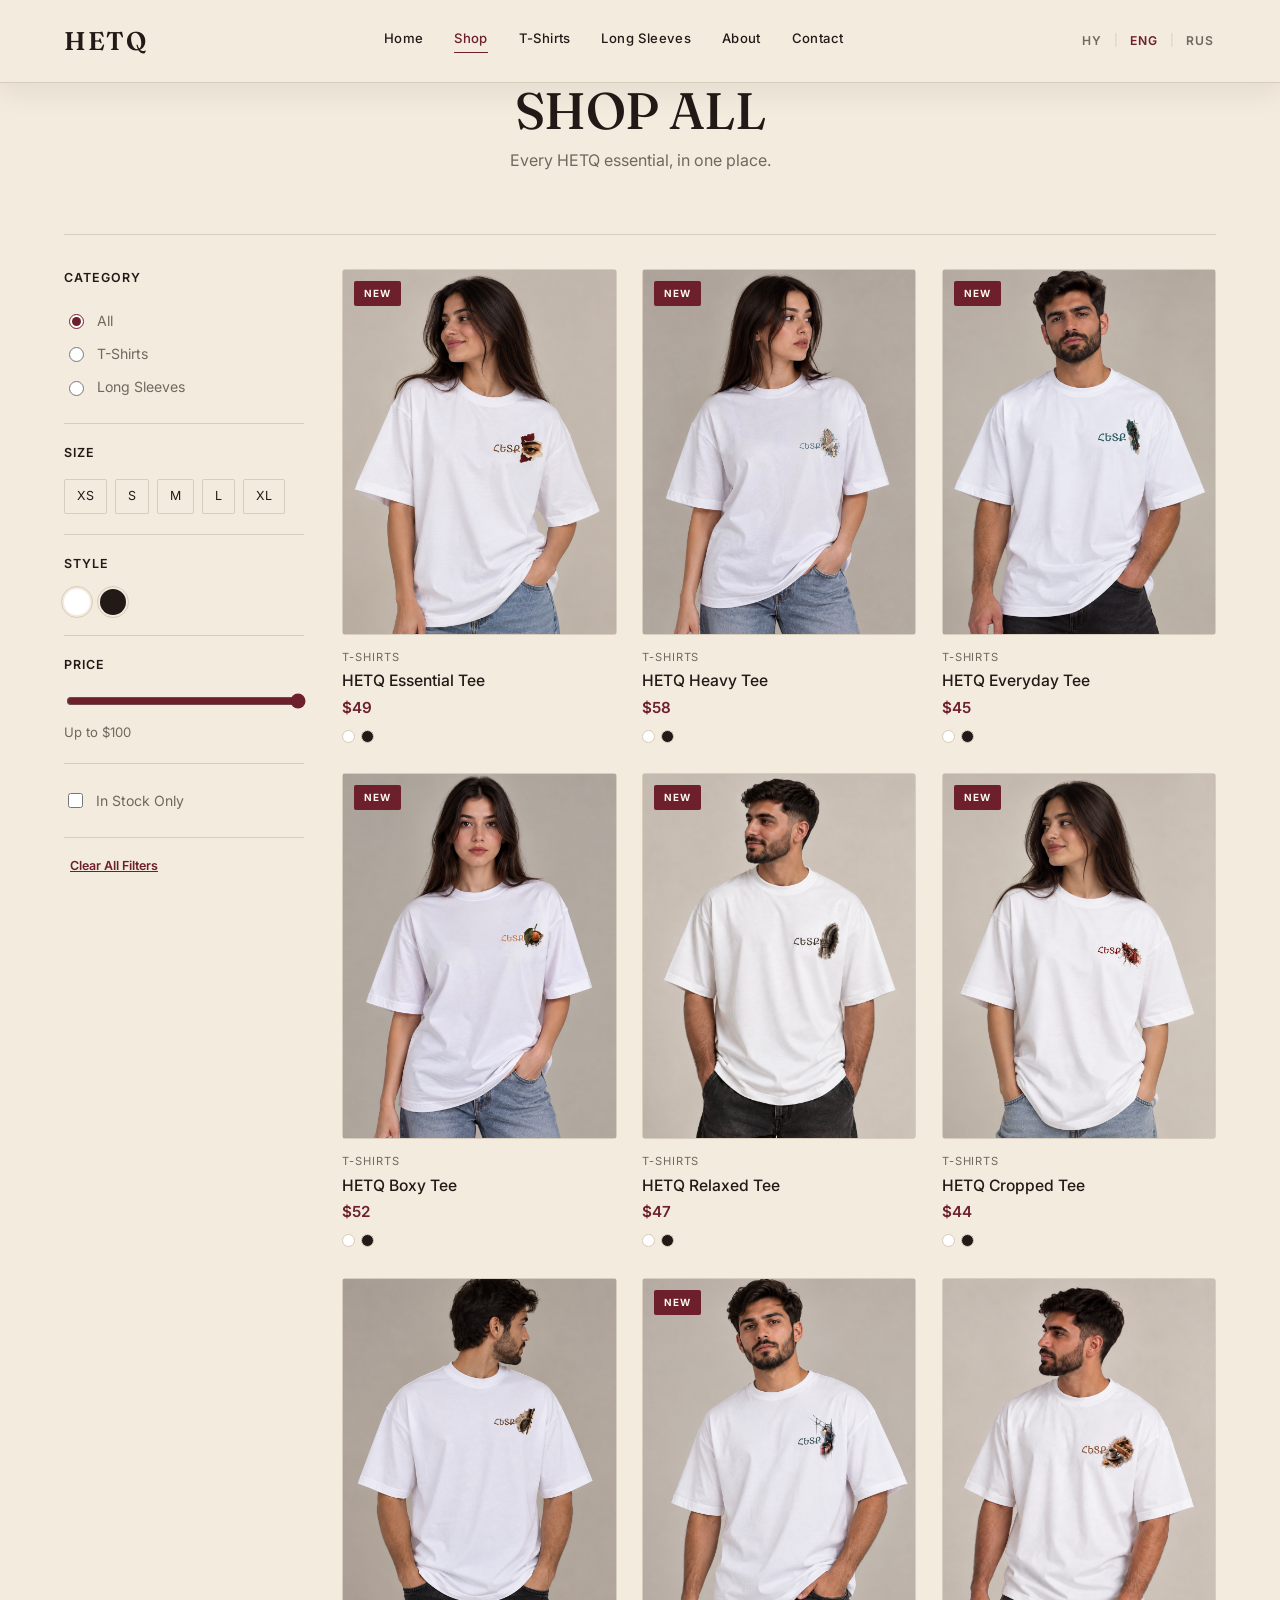
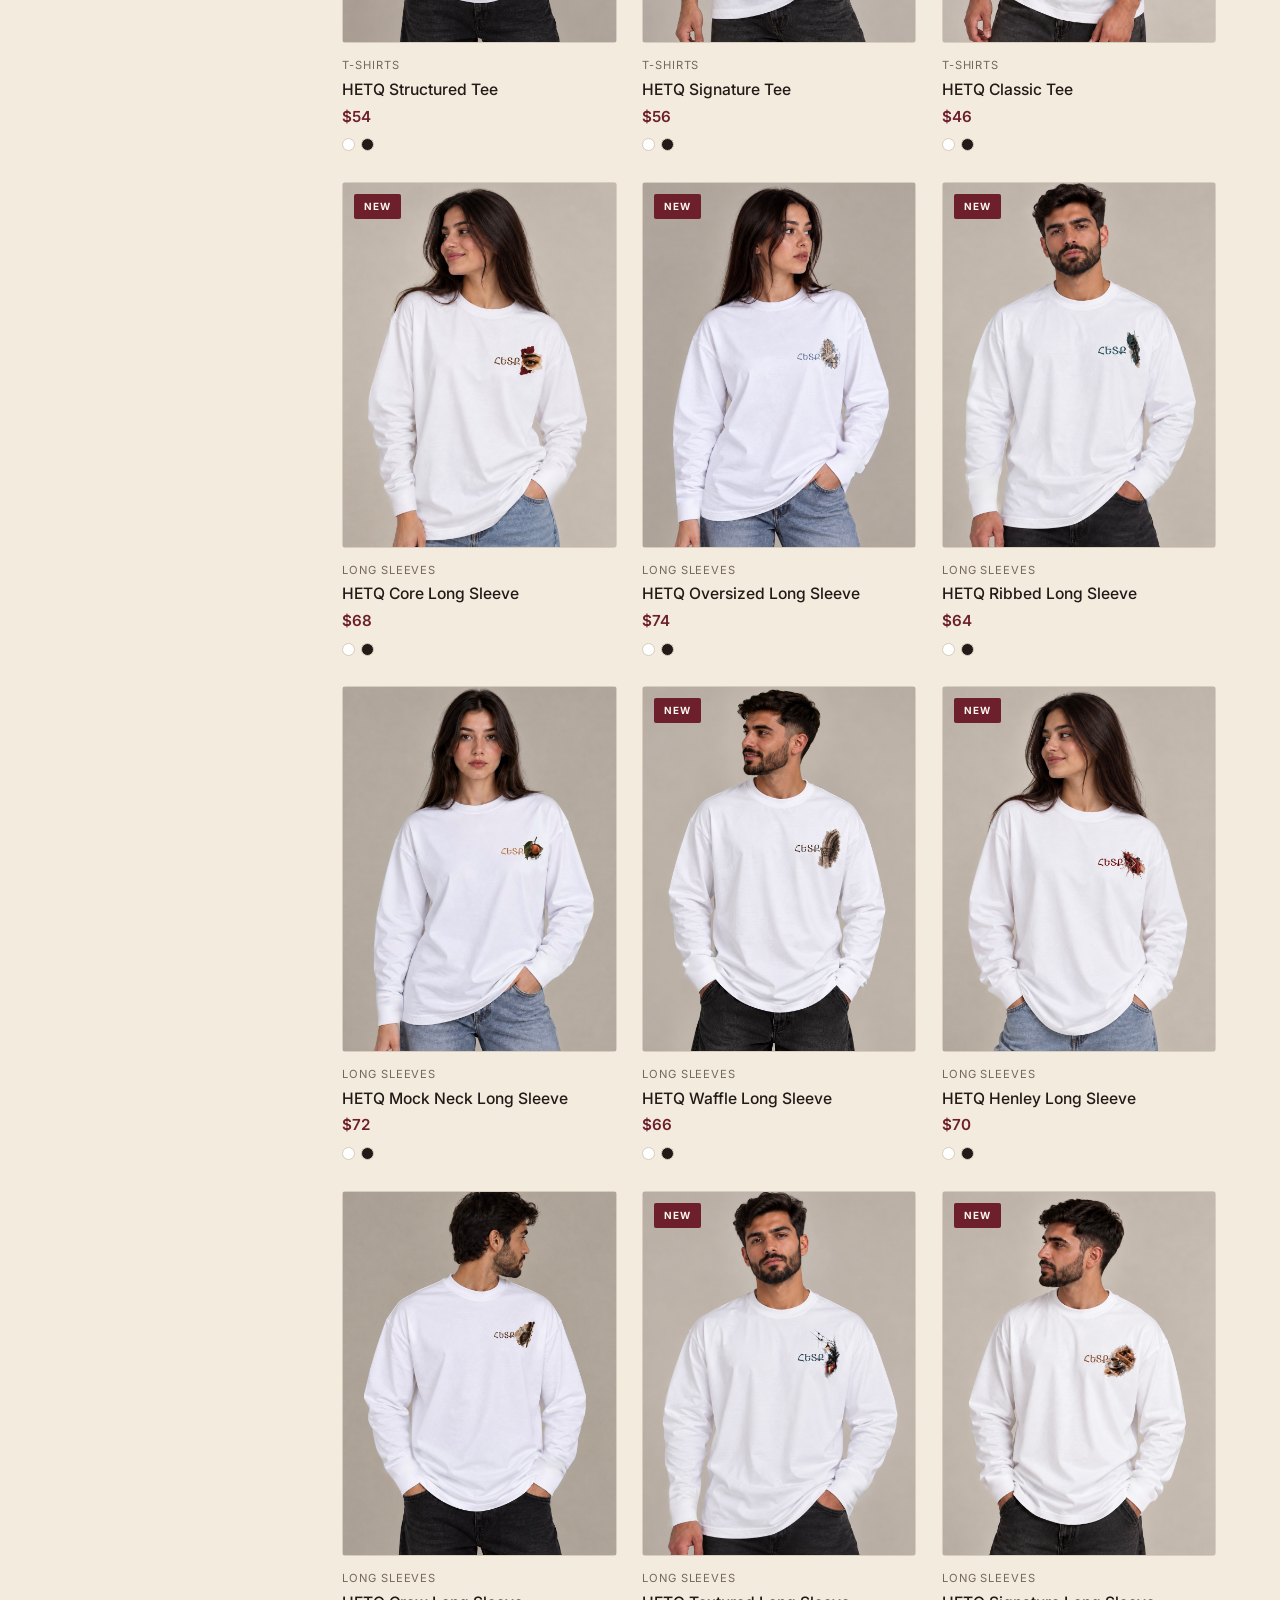
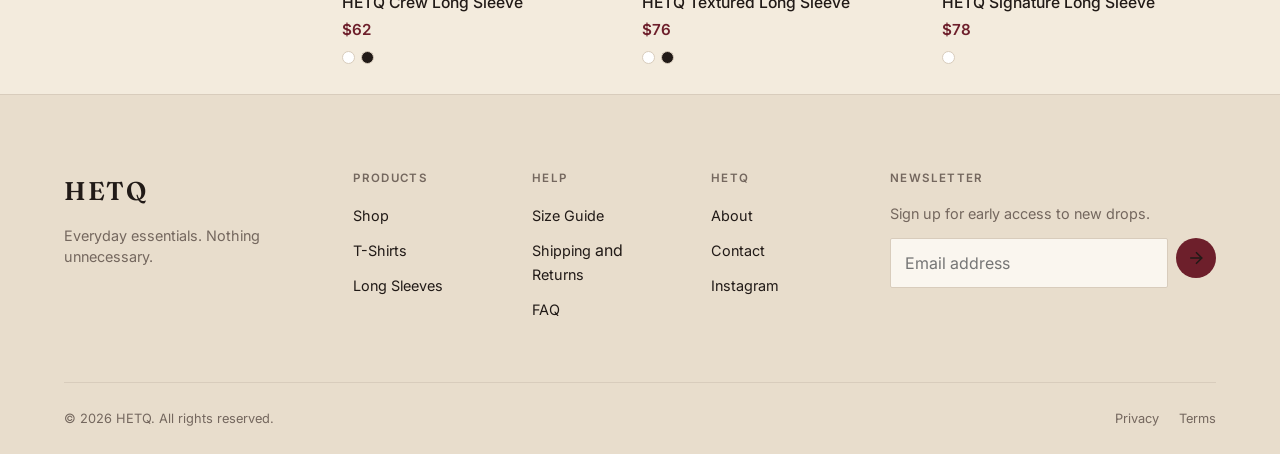
<file: shop.html>
<!DOCTYPE html>
<html lang="en">
<head>
<meta charset="UTF-8">
<meta name="viewport" content="width=device-width, initial-scale=1.0">
<title>Shop All — HETQ</title>
<meta name="description" content="Shop the full HETQ range of T-Shirts and Long Sleeves.">
<link rel="stylesheet" href="css/style.css">
</head>
<body data-page="shop">

<header class="site-header">
  <div class="container header-inner">
    <a href="/" class="logo">HETQ</a>
    <nav class="main-nav" aria-label="Primary">
      <a href="/" data-nav-key="home">Home</a>
      <a href="shop.html" data-nav-key="shop">Shop</a>
      <a href="shop.html?category=T-Shirts" data-nav-key="tshirts">T-Shirts</a>
      <a href="shop.html?category=Long%20Sleeves" data-nav-key="longsleeves">Long Sleeves</a>
      <a href="about.html" data-nav-key="about">About</a>
      <a href="#" data-nav-key="contact">Contact</a>
    </nav>
    <div class="header-actions">
      <div class="lang-selector" data-lang-selector aria-label="Language selector">
        <button type="button" class="lang-option" data-lang="HY">HY</button>
        <span class="lang-sep" aria-hidden="true">|</span>
        <button type="button" class="lang-option active" data-lang="ENG">ENG</button>
        <span class="lang-sep" aria-hidden="true">|</span>
        <button type="button" class="lang-option" data-lang="RUS">RUS</button>
      </div>
      <button class="hamburger" data-hamburger aria-label="Menu"><span></span><span></span><span></span></button>
    </div>
  </div>
</header>

<div class="overlay-backdrop" data-overlay-backdrop></div>
<div class="mobile-nav" data-mobile-nav>
  <div class="mobile-nav-head">
    <span class="logo">HETQ</span>
    <button class="icon-btn" data-mobile-nav-close aria-label="Close menu">
      <svg viewBox="0 0 24 24" fill="none" stroke-width="1.6"><line x1="4" y1="4" x2="20" y2="20"/><line x1="20" y1="4" x2="4" y2="20"/></svg>
    </button>
  </div>
  <nav class="mobile-nav-links" aria-label="Mobile">
    <a href="/" data-nav-key="home">Home</a>
    <a href="shop.html" data-nav-key="shop">Shop</a>
    <a href="shop.html?category=T-Shirts" data-nav-key="tshirts">T-Shirts</a>
    <a href="shop.html?category=Long%20Sleeves" data-nav-key="longsleeves">Long Sleeves</a>
    <a href="about.html" data-nav-key="about">About</a>
    <a href="#" data-nav-key="contact">Contact</a>
    <a href="wishlist.html">Wishlist</a>
  </nav>
  <div class="mobile-nav-foot">HETQ — Everyday essentials. Nothing unnecessary.</div>
</div>

<div class="search-overlay" data-search-overlay>
  <button class="icon-btn search-close" data-search-close aria-label="Close search">
    <svg viewBox="0 0 24 24" fill="none" stroke-width="1.6"><line x1="4" y1="4" x2="20" y2="20"/><line x1="20" y1="4" x2="4" y2="20"/></svg>
  </button>
  <div class="search-overlay-inner">
    <span class="eyebrow">Search HETQ</span>
    <div class="search-field">
      <svg width="22" height="22" viewBox="0 0 24 24" fill="none" stroke="currentColor" stroke-width="1.6"><circle cx="11" cy="11" r="7"/><line x1="21" y1="21" x2="16.65" y2="16.65"/></svg>
      <input type="text" placeholder="Search products..." data-search-input autocomplete="off">
    </div>
    <div data-search-results><p class="search-hint">Try "tee", "long sleeve", or a color.</p></div>
  </div>
</div>

<main>
  <div class="page-header">
    <div class="breadcrumb"><a href="/" data-nav-key="home">Home</a><span>/</span>Shop</div>
    <h1>Shop All</h1>
    <p>Every HETQ essential, in one place.</p>
  </div>

  <div class="container">
    <div class="shop-toolbar">
      <div class="shop-toolbar-right">
        <button class="filter-toggle" data-filter-open>
          <svg width="16" height="16" viewBox="0 0 24 24" fill="none" stroke="currentColor" stroke-width="1.6"><line x1="4" y1="6" x2="20" y2="6"/><line x1="4" y1="12" x2="20" y2="12"/><line x1="4" y1="18" x2="20" y2="18"/><circle cx="9" cy="6" r="1.6" fill="currentColor" stroke="none"/><circle cx="15" cy="12" r="1.6" fill="currentColor" stroke="none"/><circle cx="9" cy="18" r="1.6" fill="currentColor" stroke="none"/></svg>
          Filters
        </button>
      </div>
    </div>

    <div class="shop-layout">
      <!-- Desktop Filters -->
      <aside class="filters-panel">
        <div class="filter-group">
          <div class="filter-group-title">Category</div>
          <label class="filter-option"><input type="radio" name="category" value="All" data-filter-category checked> All</label>
          <label class="filter-option"><input type="radio" name="category" value="T-Shirts" data-filter-category> T-Shirts</label>
          <label class="filter-option"><input type="radio" name="category" value="Long Sleeves" data-filter-category> Long Sleeves</label>
        </div>
        <div class="filter-group">
          <div class="filter-group-title">Size</div>
          <div class="size-pills">
            <button class="size-pill" data-filter-size="XS">XS</button>
            <button class="size-pill" data-filter-size="S">S</button>
            <button class="size-pill" data-filter-size="M">M</button>
            <button class="size-pill" data-filter-size="L">L</button>
            <button class="size-pill" data-filter-size="XL">XL</button>
          </div>
        </div>
        <div class="filter-group">
          <div class="filter-group-title">Style</div>
          <div class="color-pills">
            <button class="color-pill-swatch" style="background:#FFFFFF" data-filter-color="White" aria-label="White" title="White"></button>
            <button class="color-pill-swatch" style="background:#211A17" data-filter-color="Black" aria-label="Black" title="Black"></button>
          </div>
        </div>
        <div class="filter-group">
          <div class="filter-group-title">Price</div>
          <input type="range" min="40" max="100" value="100" data-filter-price style="width:100%; accent-color:var(--burgundy);">
          <div class="range-value" data-price-value>Up to $100</div>
        </div>
        <div class="filter-group">
          <label class="filter-option"><input type="checkbox"> In Stock Only</label>
        </div>
        <button class="clear-filters" data-clear-filters>Clear All Filters</button>
      </aside>

      <div class="product-grid" data-shop-grid></div>
    </div>
  </div>
</main>

<!-- Mobile Filter Drawer -->
<div class="filter-drawer-backdrop" data-filter-drawer-backdrop></div>
<div class="filter-drawer" data-filter-drawer>
  <div class="filter-drawer-head">
    <h3>Filters</h3>
    <button class="icon-btn" data-filter-drawer-close aria-label="Close filters">
      <svg viewBox="0 0 24 24" fill="none" stroke-width="1.6"><line x1="4" y1="4" x2="20" y2="20"/><line x1="20" y1="4" x2="4" y2="20"/></svg>
    </button>
  </div>
  <div class="filter-drawer-body">
    <div class="filter-group">
      <div class="filter-group-title">Category</div>
      <label class="filter-option"><input type="radio" name="category-m" value="All" data-filter-category checked> All</label>
      <label class="filter-option"><input type="radio" name="category-m" value="T-Shirts" data-filter-category> T-Shirts</label>
      <label class="filter-option"><input type="radio" name="category-m" value="Long Sleeves" data-filter-category> Long Sleeves</label>
    </div>
    <div class="filter-group">
      <div class="filter-group-title">Size</div>
      <div class="size-pills">
        <button class="size-pill" data-filter-size="XS">XS</button>
        <button class="size-pill" data-filter-size="S">S</button>
        <button class="size-pill" data-filter-size="M">M</button>
        <button class="size-pill" data-filter-size="L">L</button>
        <button class="size-pill" data-filter-size="XL">XL</button>
      </div>
    </div>
    <div class="filter-group">
      <div class="filter-group-title">Style</div>
      <div class="color-pills">
        <button class="color-pill-swatch" style="background:#FFFFFF" data-filter-color="White" aria-label="White" title="White"></button>
        <button class="color-pill-swatch" style="background:#211A17" data-filter-color="Black" aria-label="Black" title="Black"></button>
      </div>
    </div>
    <div class="filter-group">
      <div class="filter-group-title">Price</div>
      <input type="range" min="40" max="100" value="100" data-filter-price style="width:100%; accent-color:var(--burgundy);">
      <div class="range-value" data-price-value>Up to $100</div>
    </div>
    <button class="clear-filters" data-clear-filters>Clear All Filters</button>
  </div>
  <div class="filter-drawer-foot">
    <button class="btn btn-primary btn-block" data-filter-drawer-close>Show Results</button>
  </div>
</div>

<footer class="site-footer">
  <div class="container">
    <div class="footer-top">
      <div class="footer-brand">
        <span class="logo">HETQ</span>
        <p>Everyday essentials. Nothing unnecessary.</p>
      </div>
      <div class="footer-col">
        <h4>Products</h4>
        <ul>
          <li><a href="shop.html" data-nav-key="shop">Shop</a></li>
          <li><a href="shop.html?category=T-Shirts" data-nav-key="tshirts">T-Shirts</a></li>
          <li><a href="shop.html?category=Long%20Sleeves" data-nav-key="longsleeves">Long Sleeves</a></li>
        </ul>
      </div>
      <div class="footer-col">
        <h4>Help</h4>
        <ul>
          <li><a href="product.html">Size Guide</a></li>
          <li><a href="#">Shipping</a> and <a href="#">Returns</a></li>
          <li><a href="#">FAQ</a></li>
        </ul>
      </div>
      <div class="footer-col">
        <h4>HETQ</h4>
        <ul>
          <li><a href="about.html">About</a></li>
          <li><a href="#">Contact</a></li>
          <li><a href="#">Instagram</a></li>
        </ul>
      </div>
      <div class="footer-col footer-newsletter">
        <h4>Newsletter</h4>
        <p>Sign up for early access to new drops.</p>
        <form class="footer-newsletter-form" data-newsletter-form novalidate>
          <input type="email" placeholder="Email address" required aria-label="Email address">
          <button type="submit" class="icon-btn" aria-label="Subscribe" style="background:var(--burgundy)">
            <svg viewBox="0 0 24 24" fill="none" stroke="white" stroke-width="1.8"><line x1="5" y1="12" x2="19" y2="12"/><polyline points="12 5 19 12 12 19"/></svg>
          </button>
        </form>
        <p class="form-message" data-form-message></p>
      </div>
    </div>
    <div class="footer-bottom">
      <span>&copy; 2026 HETQ. All rights reserved.</span>
      <div class="footer-bottom-links"><a href="#">Privacy</a><a href="#">Terms</a></div>
    </div>
  </div>
</footer>

<script src="js/main.js"></script>
</body>
</html>
</file>
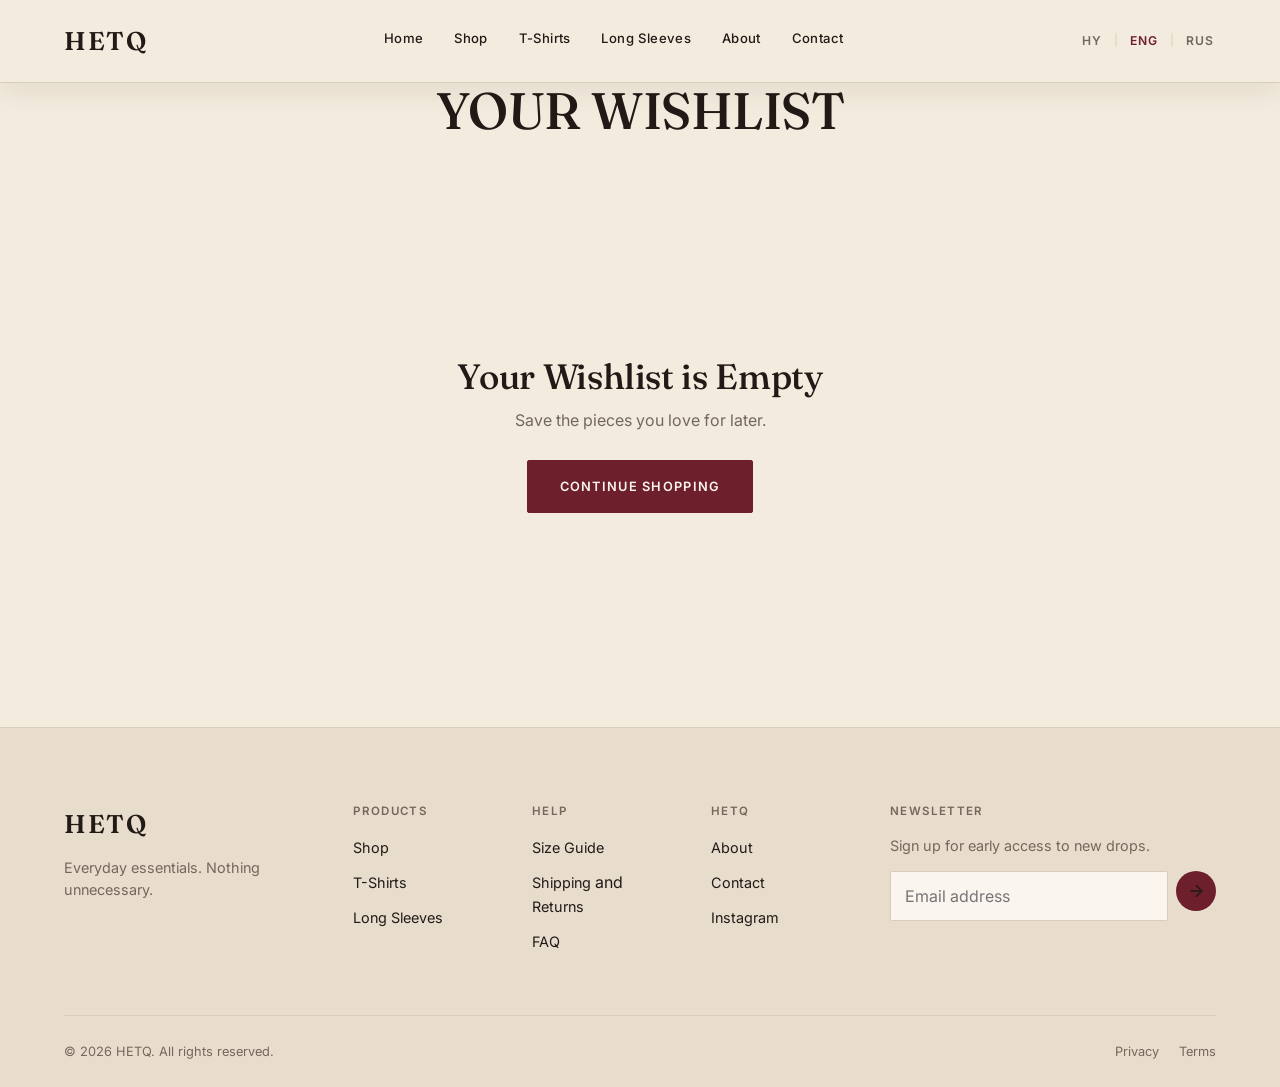
<file: wishlist.html>
<!DOCTYPE html>
<html lang="en">
<head>
<meta charset="UTF-8">
<meta name="viewport" content="width=device-width, initial-scale=1.0">
<title>Wishlist — HETQ</title>
<meta name="description" content="Your saved HETQ pieces, ready whenever you are.">
<link rel="stylesheet" href="css/style.css">
</head>
<body data-page="wishlist">

<header class="site-header">
  <div class="container header-inner">
    <a href="/" class="logo">HETQ</a>
    <nav class="main-nav" aria-label="Primary">
      <a href="/" data-nav-key="home">Home</a>
      <a href="shop.html" data-nav-key="shop">Shop</a>
      <a href="shop.html?category=T-Shirts" data-nav-key="tshirts">T-Shirts</a>
      <a href="shop.html?category=Long%20Sleeves" data-nav-key="longsleeves">Long Sleeves</a>
      <a href="about.html" data-nav-key="about">About</a>
      <a href="#" data-nav-key="contact">Contact</a>
    </nav>
    <div class="header-actions">
      <div class="lang-selector" data-lang-selector aria-label="Language selector">
        <button type="button" class="lang-option" data-lang="HY">HY</button>
        <span class="lang-sep" aria-hidden="true">|</span>
        <button type="button" class="lang-option active" data-lang="ENG">ENG</button>
        <span class="lang-sep" aria-hidden="true">|</span>
        <button type="button" class="lang-option" data-lang="RUS">RUS</button>
      </div>
      <button class="hamburger" data-hamburger aria-label="Menu"><span></span><span></span><span></span></button>
    </div>
  </div>
</header>

<div class="overlay-backdrop" data-overlay-backdrop></div>
<div class="mobile-nav" data-mobile-nav>
  <div class="mobile-nav-head">
    <span class="logo">HETQ</span>
    <button class="icon-btn" data-mobile-nav-close aria-label="Close menu">
      <svg viewBox="0 0 24 24" fill="none" stroke-width="1.6"><line x1="4" y1="4" x2="20" y2="20"/><line x1="20" y1="4" x2="4" y2="20"/></svg>
    </button>
  </div>
  <nav class="mobile-nav-links" aria-label="Mobile">
    <a href="/" data-nav-key="home">Home</a>
    <a href="shop.html" data-nav-key="shop">Shop</a>
    <a href="shop.html?category=T-Shirts" data-nav-key="tshirts">T-Shirts</a>
    <a href="shop.html?category=Long%20Sleeves" data-nav-key="longsleeves">Long Sleeves</a>
    <a href="about.html" data-nav-key="about">About</a>
    <a href="#" data-nav-key="contact">Contact</a>
    <a href="wishlist.html">Wishlist</a>
  </nav>
  <div class="mobile-nav-foot">HETQ — Everyday essentials. Nothing unnecessary.</div>
</div>

<div class="search-overlay" data-search-overlay>
  <button class="icon-btn search-close" data-search-close aria-label="Close search">
    <svg viewBox="0 0 24 24" fill="none" stroke-width="1.6"><line x1="4" y1="4" x2="20" y2="20"/><line x1="20" y1="4" x2="4" y2="20"/></svg>
  </button>
  <div class="search-overlay-inner">
    <span class="eyebrow">Search HETQ</span>
    <div class="search-field">
      <svg width="22" height="22" viewBox="0 0 24 24" fill="none" stroke="currentColor" stroke-width="1.6"><circle cx="11" cy="11" r="7"/><line x1="21" y1="21" x2="16.65" y2="16.65"/></svg>
      <input type="text" placeholder="Search products..." data-search-input autocomplete="off">
    </div>
    <div data-search-results><p class="search-hint">Try "tee", "long sleeve", or a color.</p></div>
  </div>
</div>

<main>
  <div class="page-header">
    <div class="breadcrumb"><a href="/" data-nav-key="home">Home</a><span>/</span>Wishlist</div>
    <h1>Your Wishlist</h1>
  </div>

  <section class="section section-tight">
    <div class="container">

      <div class="empty-state" data-wishlist-empty style="display:none;">
        <h2>Your Wishlist is Empty</h2>
        <p>Save the pieces you love for later.</p>
        <a href="shop.html" class="btn btn-primary">Continue Shopping</a>
      </div>

      <div data-wishlist-filled>
        <div class="wishlist-grid" data-wishlist-grid></div>
      </div>

    </div>
  </section>
</main>

<footer class="site-footer">
  <div class="container">
    <div class="footer-top">
      <div class="footer-brand">
        <span class="logo">HETQ</span>
        <p>Everyday essentials. Nothing unnecessary.</p>
      </div>
      <div class="footer-col">
        <h4>Products</h4>
        <ul>
          <li><a href="shop.html" data-nav-key="shop">Shop</a></li>
          <li><a href="shop.html?category=T-Shirts" data-nav-key="tshirts">T-Shirts</a></li>
          <li><a href="shop.html?category=Long%20Sleeves" data-nav-key="longsleeves">Long Sleeves</a></li>
        </ul>
      </div>
      <div class="footer-col">
        <h4>Help</h4>
        <ul>
          <li><a href="product.html">Size Guide</a></li>
          <li><a href="#">Shipping</a> and <a href="#">Returns</a></li>
          <li><a href="#">FAQ</a></li>
        </ul>
      </div>
      <div class="footer-col">
        <h4>HETQ</h4>
        <ul>
          <li><a href="about.html">About</a></li>
          <li><a href="#">Contact</a></li>
          <li><a href="#">Instagram</a></li>
        </ul>
      </div>
      <div class="footer-col footer-newsletter">
        <h4>Newsletter</h4>
        <p>Sign up for early access to new drops.</p>
        <form class="footer-newsletter-form" data-newsletter-form novalidate>
          <input type="email" placeholder="Email address" required aria-label="Email address">
          <button type="submit" class="icon-btn" aria-label="Subscribe" style="background:var(--burgundy)">
            <svg viewBox="0 0 24 24" fill="none" stroke="white" stroke-width="1.8"><line x1="5" y1="12" x2="19" y2="12"/><polyline points="12 5 19 12 12 19"/></svg>
          </button>
        </form>
        <p class="form-message" data-form-message></p>
      </div>
    </div>
    <div class="footer-bottom">
      <span>&copy; 2026 HETQ. All rights reserved.</span>
      <div class="footer-bottom-links"><a href="#">Privacy</a><a href="#">Terms</a></div>
    </div>
  </div>
</footer>

<script src="js/main.js"></script>
</body>
</html>
</file>
<file: css/style.css>
/* =========================================================
   HETQ — Fashion E-commerce
   Stylesheet: css/style.css
   ========================================================= */

/* ---------- Fonts ---------- */
@import url('https://fonts.googleapis.com/css2?family=Fraunces:ital,opsz,wght@0,9..144,300;0,9..144,400;0,9..144,500;0,9..144,600;1,9..144,400&family=Inter:wght@300;400;500;600;700&display=swap');

/* ---------- Design Tokens ---------- */
:root {
  --bg-primary: #F3EBDD;
  --bg-secondary: #E8DDCC;
  --bg-soft: #FAF6EF;

  --burgundy: #6D1F2B;
  --burgundy-dark: #481219;
  --burgundy-hover: #812936;

  --text-primary: #211A17;
  --text-secondary: #74675E;
  --border: #D8CCBC;
  --white: #FFFFFF;

  --font-display: 'Fraunces', serif;
  --font-body: 'Inter', sans-serif;

  --container: 1360px;
  --gutter: clamp(20px, 5vw, 64px);

  --radius-sm: 2px;
  --radius-md: 4px;

  --ease: cubic-bezier(0.65, 0, 0.35, 1);
  --dur-fast: 0.2s;
  --dur-med: 0.4s;
  --dur-slow: 0.7s;

  --shadow-soft: 0 8px 30px rgba(33, 26, 23, 0.08);
  --shadow-card: 0 4px 18px rgba(33, 26, 23, 0.06);
}

/* ---------- Reset ---------- */
*, *::before, *::after { box-sizing: border-box; }

html { scroll-behavior: smooth; overflow-x: hidden; width: 100%; }

body, h1, h2, h3, h4, p, figure, blockquote, dl, dd, ul, ol {
  margin: 0;
}

ul, ol { list-style: none; padding: 0; }

img, picture, video, canvas, svg { display: block; max-width: 100%; }

input, button, textarea, select { font: inherit; color: inherit; }

button { cursor: pointer; background: none; border: none; }

a { color: inherit; text-decoration: none; }

body {
  font-family: var(--font-body);
  background: var(--bg-primary);
  color: var(--text-primary);
  line-height: 1.5;
  -webkit-font-smoothing: antialiased;
  overflow-x: hidden;
}

body.no-scroll { overflow: hidden; }

:focus-visible {
  outline: 2px solid var(--burgundy);
  outline-offset: 3px;
}

.container {
  width: 100%;
  max-width: var(--container);
  margin-inline: auto;
  padding-inline: var(--gutter);
}

/* ---------- Typography ---------- */
h1, h2, h3, h4 {
  font-family: var(--font-display);
  font-weight: 500;
  letter-spacing: -0.01em;
  line-height: 1.08;
}

.eyebrow {
  display: inline-block;
  font-family: var(--font-body);
  font-size: 0.72rem;
  font-weight: 600;
  letter-spacing: 0.18em;
  text-transform: uppercase;
  color: var(--burgundy);
}

.eyebrow--muted { color: var(--text-secondary); }

.section-title {
  font-size: clamp(1.8rem, 3.2vw, 2.8rem);
  margin-top: 0.5rem;
}

.section-head {
  display: flex;
  align-items: flex-end;
  justify-content: space-between;
  gap: 24px;
  margin-bottom: clamp(28px, 4vw, 48px);
  flex-wrap: wrap;
}

.section-head p {
  color: var(--text-secondary);
  max-width: 42ch;
  margin-top: 10px;
}

.text-link {
  display: inline-flex;
  align-items: center;
  gap: 8px;
  font-size: 0.85rem;
  font-weight: 600;
  letter-spacing: 0.06em;
  text-transform: uppercase;
  color: var(--text-primary);
  border-bottom: 1px solid currentColor;
  padding-bottom: 3px;
  transition: color var(--dur-fast) var(--ease), gap var(--dur-fast) var(--ease);
}

.text-link:hover { color: var(--burgundy); gap: 12px; }

/* ---------- Buttons ---------- */
.btn {
  display: inline-flex;
  align-items: center;
  justify-content: center;
  gap: 10px;
  font-family: var(--font-body);
  font-size: 0.8rem;
  font-weight: 600;
  letter-spacing: 0.1em;
  text-transform: uppercase;
  padding: 16px 32px;
  border-radius: var(--radius-sm);
  border: 1px solid transparent;
  transition: background var(--dur-fast) var(--ease), color var(--dur-fast) var(--ease),
    border-color var(--dur-fast) var(--ease), transform var(--dur-fast) var(--ease);
  white-space: nowrap;
}

.btn:active { transform: translateY(1px); }

.btn-primary {
  background: var(--burgundy);
  color: var(--bg-soft);
  border-color: var(--burgundy);
}

.btn-primary:hover { background: var(--burgundy-hover); border-color: var(--burgundy-hover); }

.btn-primary:disabled {
  background: var(--border);
  border-color: var(--border);
  color: var(--text-secondary);
  cursor: not-allowed;
}

.btn-secondary {
  background: transparent;
  color: var(--text-primary);
  border-color: var(--text-primary);
}

.btn-secondary:hover { background: var(--text-primary); color: var(--bg-soft); }

.btn-outline {
  background: transparent;
  color: var(--burgundy);
  border-color: var(--burgundy);
}

.btn-outline:hover { background: var(--burgundy); color: var(--bg-soft); }

.btn-block { width: 100%; }

.btn-sm { padding: 11px 20px; font-size: 0.72rem; }

.icon-btn {
  display: inline-flex;
  align-items: center;
  justify-content: center;
  width: 40px;
  height: 40px;
  border-radius: 50%;
  position: relative;
  transition: background var(--dur-fast) var(--ease);
}

.icon-btn:hover { background: var(--bg-secondary); }

.icon-btn svg { width: 20px; height: 20px; stroke: var(--text-primary); }

.badge-count {
  position: absolute;
  top: 2px;
  right: 2px;
  min-width: 16px;
  height: 16px;
  padding: 0 3px;
  border-radius: 50%;
  background: var(--burgundy);
  color: var(--bg-soft);
  font-size: 0.62rem;
  font-weight: 700;
  display: flex;
  align-items: center;
  justify-content: center;
  line-height: 1;
  transform: scale(0);
  transition: transform var(--dur-fast) var(--ease);
}

.badge-count.show { transform: scale(1); }

/* ---------- Image Placeholders ---------- */
.placeholder {
  position: relative;
  width: 100%;
  background: linear-gradient(150deg, var(--bg-secondary), var(--bg-primary));
  display: flex;
  align-items: center;
  justify-content: center;
  overflow: hidden;
  border: 1px solid var(--border);
}

.placeholder::before {
  content: '';
  position: absolute;
  inset: 0;
  background:
    repeating-linear-gradient(45deg, rgba(109, 31, 43, 0.035) 0 2px, transparent 2px 14px);
}

.placeholder span {
  position: relative;
  z-index: 1;
  font-family: var(--font-display);
  font-size: 0.78rem;
  font-weight: 500;
  letter-spacing: 0.22em;
  text-transform: uppercase;
  color: var(--text-secondary);
  text-align: center;
  padding: 12px;
}

.placeholder img { position: relative; z-index: 1; width: 100%; height: 100%; object-fit: cover; }

.ratio-portrait { aspect-ratio: 3 / 4; }
.ratio-square { aspect-ratio: 1 / 1; }
.ratio-wide { aspect-ratio: 16 / 9; }
.ratio-tall { aspect-ratio: 4 / 5; }
.ratio-hero { aspect-ratio: 4 / 5; }

/* ---------- Header ----------
   The header stays out of the layout flow. It's visible at the top of the
   page, slides out of view when the user scrolls down, and slides back in
   as soon as they scroll back up (see initHeader in main.js). */
.site-header {
  position: fixed;
  top: 0;
  left: 0;
  right: 0;
  z-index: 200;
  background: var(--bg-primary);
  border-bottom: 1px solid var(--border);
  box-shadow: var(--shadow-soft);
  transform: translateY(-100%);
  transition: transform var(--dur-med) var(--ease);
}

.site-header.visible { transform: translateY(0); }

.header-inner {
  display: flex;
  align-items: center;
  justify-content: space-between;
  gap: 24px;
  padding-block: 22px;
}

.logo {
  font-family: var(--font-display);
  font-size: 1.6rem;
  font-weight: 600;
  letter-spacing: 0.06em;
}

.main-nav {
  display: flex;
  align-items: center;
  gap: clamp(18px, 2.4vw, 34px);
}

.main-nav a {
  position: relative;
  font-size: 0.82rem;
  font-weight: 500;
  letter-spacing: 0.03em;
  padding-bottom: 4px;
}

.main-nav a::after {
  content: '';
  position: absolute;
  left: 0;
  bottom: 0;
  width: 0;
  height: 1px;
  background: var(--burgundy);
  transition: width var(--dur-fast) var(--ease);
}

.main-nav a:hover::after,
.main-nav a.active::after { width: 100%; }

.main-nav a.active { color: var(--burgundy); }

.header-actions {
  display: flex;
  align-items: center;
  gap: 20px;
}

/* ---------- Language Selector ---------- */
.lang-selector {
  display: flex;
  align-items: center;
  gap: 10px;
}

.lang-option {
  font-family: var(--font-body);
  font-size: 0.76rem;
  font-weight: 600;
  letter-spacing: 0.08em;
  color: var(--text-secondary);
  padding: 4px 2px;
  transition: color var(--dur-fast) var(--ease);
}

.lang-option:hover { color: var(--text-primary); }

.lang-option.active {
  color: var(--burgundy);
}

.lang-sep {
  color: var(--border);
  font-size: 0.72rem;
  line-height: 1;
}

.hamburger {
  display: none;
  flex-direction: column;
  justify-content: center;
  gap: 5px;
  width: 40px;
  height: 40px;
  align-items: center;
}

.hamburger span {
  display: block;
  width: 22px;
  height: 1.5px;
  background: var(--text-primary);
  transition: transform var(--dur-fast) var(--ease), opacity var(--dur-fast) var(--ease);
}

.hamburger.active span:nth-child(1) { transform: translateY(6.5px) rotate(45deg); }
.hamburger.active span:nth-child(2) { opacity: 0; }
.hamburger.active span:nth-child(3) { transform: translateY(-6.5px) rotate(-45deg); }

/* ---------- Mobile Nav ---------- */
.mobile-nav {
  position: fixed;
  inset: 0;
  z-index: 300;
  background: var(--bg-soft);
  transform: translateX(100%);
  transition: transform var(--dur-slow) var(--ease);
  display: flex;
  flex-direction: column;
  visibility: hidden;
}

.mobile-nav.open { transform: translateX(0); visibility: visible; }

.mobile-nav-head {
  display: flex;
  align-items: center;
  justify-content: space-between;
  padding: 22px var(--gutter);
  border-bottom: 1px solid var(--border);
}

.mobile-nav-links {
  display: flex;
  flex-direction: column;
  padding: 28px var(--gutter);
  gap: 4px;
  overflow-y: auto;
}

.mobile-nav-links a {
  display: block;
  font-family: var(--font-display);
  font-size: 1.5rem;
  padding: 12px 0;
  border-bottom: 1px solid var(--border);
  opacity: 0;
  transform: translateY(10px);
  transition: opacity var(--dur-med) var(--ease), transform var(--dur-med) var(--ease);
}

.mobile-nav.open .mobile-nav-links a { opacity: 1; transform: translateY(0); }

.mobile-nav.open .mobile-nav-links a:nth-child(1) { transition-delay: 0.08s; }
.mobile-nav.open .mobile-nav-links a:nth-child(2) { transition-delay: 0.12s; }
.mobile-nav.open .mobile-nav-links a:nth-child(3) { transition-delay: 0.16s; }
.mobile-nav.open .mobile-nav-links a:nth-child(4) { transition-delay: 0.2s; }
.mobile-nav.open .mobile-nav-links a:nth-child(5) { transition-delay: 0.24s; }
.mobile-nav.open .mobile-nav-links a:nth-child(6) { transition-delay: 0.28s; }
.mobile-nav.open .mobile-nav-links a:nth-child(7) { transition-delay: 0.32s; }

.mobile-nav-foot {
  margin-top: auto;
  padding: 22px var(--gutter) 32px;
  border-top: 1px solid var(--border);
  color: var(--text-secondary);
  font-size: 0.8rem;
}

.overlay-backdrop {
  position: fixed;
  inset: 0;
  background: rgba(33, 26, 23, 0.4);
  z-index: 250;
  opacity: 0;
  visibility: hidden;
  transition: opacity var(--dur-med) var(--ease), visibility var(--dur-med) var(--ease);
}

.overlay-backdrop.show { opacity: 1; visibility: visible; }

@media (max-width: 900px) {
  .main-nav { display: none; }
  .hamburger { display: flex; }
}

/* ---------- Search Overlay ---------- */
.search-overlay {
  position: fixed;
  inset: 0;
  z-index: 400;
  background: var(--bg-soft);
  transform: translateY(-100%);
  transition: transform var(--dur-slow) var(--ease);
  overflow-y: auto;
}

.search-overlay.open { transform: translateY(0); }

.search-overlay-inner {
  max-width: 760px;
  margin: 0 auto;
  padding: clamp(60px, 10vw, 120px) var(--gutter) 60px;
}

.search-close {
  position: absolute;
  top: 24px;
  right: var(--gutter);
}

.search-field {
  display: flex;
  align-items: center;
  gap: 16px;
  border-bottom: 2px solid var(--text-primary);
  padding-bottom: 16px;
}

.search-field input {
  flex: 1;
  border: none;
  background: none;
  font-family: var(--font-display);
  font-size: clamp(1.4rem, 3vw, 2.2rem);
  color: var(--text-primary);
}

.search-field input::placeholder { color: var(--text-secondary); }

.search-results {
  margin-top: 32px;
  display: grid;
  gap: 4px;
}

.search-result-item {
  display: flex;
  align-items: center;
  gap: 16px;
  padding: 12px 0;
  border-bottom: 1px solid var(--border);
}

.search-result-item .placeholder { width: 60px; height: 76px; flex-shrink: 0; }
.search-result-item .placeholder span { font-size: 0.5rem; }

.search-result-info { flex: 1; }
.search-result-info .name { font-weight: 500; }
.search-result-info .cat { font-size: 0.78rem; color: var(--text-secondary); }
.search-result-price { font-weight: 600; color: var(--burgundy); }

.search-empty { color: var(--text-secondary); margin-top: 32px; text-align: center; }
.search-hint { color: var(--text-secondary); font-size: 0.85rem; margin-top: 20px; }

/* ---------- Hero Carousel ---------- */
.hero-carousel {
  position: relative;
  min-height: clamp(600px, 88vh, 880px);
  overflow: hidden;
  background: var(--bg-primary);
  /* Clean beige breathing room below the (page-flow, non-taller) header — belongs
     to the hero, not the header. --header-height is synced by initHeader() in main.js. */
  margin-top: calc(var(--header-height, 84px) + 40px);
}

.hero-slide {
  position: absolute;
  inset: 0;
  display: flex;
  align-items: center;
  opacity: 0;
  z-index: 1;
  visibility: hidden;
  pointer-events: none;
  transition: opacity 0.9s var(--ease), visibility 0s linear 0.9s;
}

.hero-slide.active {
  opacity: 1;
  z-index: 2;
  visibility: visible;
  pointer-events: auto;
  transition: opacity 0.9s var(--ease), visibility 0s linear 0s;
}

.hero-slide-grid {
  display: flex;
  align-items: center;
  gap: clamp(32px, 5vw, 80px);
  width: 100%;
  padding-block: clamp(40px, 6vw, 72px);
}

.hero-slide-content { flex: 1 1 46%; max-width: 560px; }

.hero-slide-content .eyebrow { margin-bottom: 18px; }

/* Premium editorial entrance: text drifts in sideways with a small stagger,
   the image settles in from a subtle scale. Reversing on exit gives the
   outgoing slide the same motion (text continues sideways, image scales up)
   without needing a separate "leaving" state. */
.hero-slide-content > * {
  opacity: 0;
  transform: translateX(-24px);
  transition: opacity 0.7s var(--ease), transform 0.7s var(--ease);
}

.hero-slide.active .hero-slide-content > * {
  opacity: 1;
  transform: translateX(0);
}

.hero-slide-content > *:nth-child(1) { transition-delay: 0s; }
.hero-slide-content > *:nth-child(2) { transition-delay: 0.08s; }
.hero-slide-content > *:nth-child(3) { transition-delay: 0.16s; }
.hero-slide-content > *:nth-child(4) { transition-delay: 0.24s; }

.hero-slide-visual .placeholder {
  opacity: 0;
  transform: scale(1.04);
  transition: opacity 0.9s var(--ease), transform 0.9s var(--ease);
}

.hero-slide.active .hero-slide-visual .placeholder {
  opacity: 1;
  transform: scale(1);
}

.hero-slide-title {
  font-size: clamp(2.4rem, 5.4vw, 4.4rem);
  text-transform: uppercase;
}

.hero-slide-text {
  margin-top: 20px;
  color: var(--text-secondary);
  font-size: clamp(1rem, 1.1vw, 1.1rem);
  max-width: 42ch;
}

.hero-slide-actions {
  display: flex;
  gap: 16px;
  margin-top: 32px;
  flex-wrap: wrap;
}

.hero-slide-visual { flex: 1 1 46%; }
.hero-slide-visual .placeholder { aspect-ratio: 3/4; }

/* Hero product image: white/black front/back images are absolutely stacked
   in the same box (the placeholder's own size is fixed via aspect-ratio), so
   nothing shifts. initHeroVariantPreview() in main.js moves .is-shown between
   them. The incoming image fades in on top while the outgoing one stays
   opaque underneath until it's covered, so the crossfade never dips to the
   background. Photos are 2:3 in a 3:4 box: cover fills it, cropping a little
   top/bottom, biased upward so heads are never cut. */
.hero-slide-visual .placeholder img.hero-product-image-front,
.hero-slide-visual .placeholder img.hero-product-image-back {
  position: absolute;
  inset: 0;
  width: 100%;
  height: 100%;
  object-fit: cover;
  object-position: 50% 30%;
  opacity: 0;
  z-index: 1;
  transition: opacity 0.5s ease 0.5s, transform 0.5s ease;
}

.hero-slide-visual .placeholder img.is-shown {
  opacity: 1;
  z-index: 2;
  transition: opacity 0.5s ease, transform 0.5s ease;
}

.hero-slide-visual .placeholder[data-hero-product] { cursor: pointer; }
.hero-slide-visual .placeholder img.hero-product-image-back.is-shown { transform: scale(1.015); }

@media (prefers-reduced-motion: reduce) {
  .hero-slide-visual .placeholder img.hero-product-image-front,
  .hero-slide-visual .placeholder img.hero-product-image-back,
  .hero-slide-visual .placeholder img.is-shown {
    transition: opacity 0.3s ease;
    transform: none;
  }
}

/* All slides share this single template — only text/links differ per slide */
.hero-slide--tone-1 { background: var(--bg-primary); }

@media (prefers-reduced-motion: reduce) {
  .hero-slide,
  .hero-slide.active {
    transition: opacity 0.3s ease, visibility 0s linear 0s;
  }
  .hero-slide-content > *,
  .hero-slide.active .hero-slide-content > *,
  .hero-slide-visual .placeholder,
  .hero-slide.active .hero-slide-visual .placeholder {
    transform: none;
    transition: opacity 0.3s ease;
    transition-delay: 0s;
  }
}

.reveal {
  opacity: 0;
  transform: translateY(28px);
  transition: opacity 0.8s var(--ease), transform 0.8s var(--ease);
}

.reveal.in-view { opacity: 1; transform: translateY(0); }

.reveal-stagger.in-view > * { opacity: 1; transform: translateY(0); }
.reveal-stagger > * {
  opacity: 0;
  transform: translateY(24px);
  transition: opacity 0.7s var(--ease), transform 0.7s var(--ease);
}
.reveal-stagger > *:nth-child(1) { transition-delay: 0.05s; }
.reveal-stagger > *:nth-child(2) { transition-delay: 0.15s; }
.reveal-stagger > *:nth-child(3) { transition-delay: 0.25s; }
.reveal-stagger > *:nth-child(4) { transition-delay: 0.35s; }

/* ---------- Section spacing ---------- */
.section { padding-block: clamp(56px, 8vw, 110px); }
.section-soft { background: var(--bg-soft); }
.section-tight { padding-block: clamp(40px, 5vw, 70px); }

/* ---------- Product Grid & Cards ---------- */
.product-grid {
  display: grid;
  grid-template-columns: repeat(4, 1fr);
  gap: clamp(20px, 2.4vw, 36px) clamp(16px, 2vw, 28px);
}

/* Shop page grid shows 3 per row instead of the default 4 */
.product-grid[data-shop-grid] { grid-template-columns: repeat(3, 1fr); }

.product-card {
  position: relative;
}

.product-media {
  position: relative;
  overflow: hidden;
  border-radius: var(--radius-md);
  margin-bottom: 14px;
}

.product-media .placeholder {
  aspect-ratio: 3/4;
  transition: transform 0.7s var(--ease);
}

.product-card:hover .product-media .placeholder { transform: scale(1.045); }

/* Front/back product photo hover — reused for product cards, wishlist
   cards, and the product detail gallery main image. Both images are
   absolutely stacked in the same box, so nothing shifts on hover. */
.placeholder img.front-image,
.placeholder img.back-image {
  position: absolute;
  inset: 0;
  width: 100%;
  height: 100%;
  object-fit: cover;
  object-position: 50% 30%;
  transition: opacity 0.45s ease;
}

.placeholder img.front-image { opacity: 1; z-index: 2; }
.placeholder img.back-image { opacity: 0; z-index: 1; }

@media (hover: hover) and (pointer: fine) {
  .placeholder.product-image-flip:hover img.front-image { opacity: 0; }
  .placeholder.product-image-flip:hover img.back-image { opacity: 1; }
}

@media (prefers-reduced-motion: reduce) {
  .placeholder img.front-image,
  .placeholder img.back-image { transition: opacity 0.2s ease; }
}

.product-badge {
  position: absolute;
  top: 12px;
  left: 12px;
  background: var(--burgundy);
  color: var(--bg-soft);
  font-size: 0.62rem;
  font-weight: 700;
  letter-spacing: 0.1em;
  text-transform: uppercase;
  padding: 5px 10px;
  border-radius: var(--radius-sm);
  z-index: 2;
}

.product-wishlist-btn {
  position: absolute;
  top: 8px;
  right: 8px;
  z-index: 2;
  width: 36px;
  height: 36px;
  border-radius: 50%;
  background: rgba(250, 246, 239, 0.9);
  display: flex;
  align-items: center;
  justify-content: center;
  transition: transform var(--dur-fast) var(--ease), background var(--dur-fast) var(--ease);
}

.product-wishlist-btn:hover { transform: scale(1.1); }

.product-wishlist-btn svg {
  width: 17px;
  height: 17px;
  stroke: var(--text-primary);
  fill: none;
  transition: fill var(--dur-fast) var(--ease), stroke var(--dur-fast) var(--ease);
}

.product-wishlist-btn.active svg { fill: var(--burgundy); stroke: var(--burgundy); }

.quick-add {
  position: absolute;
  left: 10px;
  right: 10px;
  bottom: 10px;
  z-index: 2;
  opacity: 0;
  transform: translateY(8px);
  transition: opacity var(--dur-fast) var(--ease), transform var(--dur-fast) var(--ease);
}

.product-card:hover .quick-add { opacity: 1; transform: translateY(0); }

.product-info .cat {
  font-size: 0.7rem;
  letter-spacing: 0.08em;
  text-transform: uppercase;
  color: var(--text-secondary);
}

.product-info .name {
  font-weight: 500;
  margin-top: 4px;
  font-size: 0.98rem;
}

.product-info .price {
  margin-top: 4px;
  font-weight: 600;
  color: var(--burgundy);
  font-size: 0.95rem;
}

.color-dots {
  display: flex;
  gap: 6px;
  margin-top: 10px;
}

.color-dot {
  width: 13px;
  height: 13px;
  border-radius: 50%;
  border: 1px solid var(--border);
}

@media (hover: none) {
  .quick-add { opacity: 1; transform: translateY(0); position: static; margin-top: 10px; }
}

/* ---------- Editorial Section ---------- */
.editorial {
  display: grid;
  grid-template-columns: 0.9fr 1.1fr;
  gap: clamp(24px, 4vw, 70px);
  align-items: center;
}

.editorial-visual .placeholder { aspect-ratio: 4/5; }

.editorial-content .section-title { margin-bottom: 20px; }

.editorial-content p {
  color: var(--text-secondary);
  max-width: 46ch;
  margin-bottom: 14px;
}

.editorial-reverse .editorial { grid-template-columns: 1.1fr 0.9fr; }
.editorial-reverse .editorial-visual { order: 2; }
.editorial-reverse .editorial-content { order: 1; }

/* ---------- Values ---------- */
.values-grid {
  display: grid;
  grid-template-columns: repeat(4, 1fr);
  gap: clamp(24px, 3vw, 40px);
}

.value-item { border-top: 1px solid var(--border); padding-top: 22px; }

.value-item .num {
  font-family: var(--font-display);
  color: var(--burgundy);
  font-size: 0.85rem;
  margin-bottom: 14px;
  display: block;
}

.value-item h3 { font-size: 1.15rem; margin-bottom: 8px; }
.value-item p { color: var(--text-secondary); font-size: 0.92rem; }

/* ---------- Newsletter ---------- */
.newsletter {
  background: var(--burgundy);
  color: var(--bg-soft);
  border-radius: var(--radius-md);
  padding: clamp(40px, 6vw, 76px);
  text-align: center;
}

.newsletter h2 { color: var(--bg-soft); font-size: clamp(1.8rem, 3.4vw, 2.6rem); }
.newsletter p { margin-top: 12px; color: rgba(250,246,239,0.75); }

.newsletter-form {
  display: flex;
  max-width: 460px;
  margin: 30px auto 0;
  gap: 10px;
  flex-wrap: wrap;
  justify-content: center;
}

.newsletter-form input {
  flex: 1;
  min-width: 220px;
  background: rgba(250, 246, 239, 0.08);
  border: 1px solid rgba(250, 246, 239, 0.35);
  color: var(--bg-soft);
  padding: 15px 18px;
  border-radius: var(--radius-sm);
}

.newsletter-form input::placeholder { color: rgba(250, 246, 239, 0.6); }

.newsletter-form .btn-primary {
  background: var(--bg-soft);
  color: var(--burgundy-dark);
  border-color: var(--bg-soft);
}

.newsletter-form .btn-primary:hover { background: var(--white); }

.form-message {
  margin-top: 16px;
  font-size: 0.85rem;
  min-height: 20px;
}

.form-message.success { color: #C9E4B8; }
.form-message.error { color: #E8B4B4; }

/* ---------- Footer ---------- */
.site-footer {
  background: var(--bg-secondary);
  border-top: 1px solid var(--border);
  padding-block: clamp(50px, 6vw, 80px) 26px;
  margin-top: 30px;
}

.footer-top {
  display: grid;
  grid-template-columns: 1.4fr 0.8fr 0.8fr 0.8fr 1.2fr;
  gap: 32px;
  padding-bottom: 44px;
}

.footer-brand .logo { display: block; margin-bottom: 14px; }
.footer-brand p { color: var(--text-secondary); max-width: 30ch; font-size: 0.9rem; }

.footer-col h4 {
  font-size: 0.72rem;
  letter-spacing: 0.12em;
  text-transform: uppercase;
  font-family: var(--font-body);
  font-weight: 600;
  margin-bottom: 18px;
  color: var(--text-secondary);
}

.footer-col ul { display: flex; flex-direction: column; gap: 11px; }
.footer-col a { font-size: 0.9rem; transition: color var(--dur-fast) var(--ease); }
.footer-col a:hover { color: var(--burgundy); }

.footer-newsletter p { color: var(--text-secondary); font-size: 0.9rem; margin-bottom: 14px; }
.footer-newsletter-form { display: flex; gap: 8px; }
.footer-newsletter-form input {
  flex: 1;
  min-width: 0;
  background: var(--bg-soft);
  border: 1px solid var(--border);
  padding: 12px 14px;
  border-radius: var(--radius-sm);
}

.footer-bottom {
  display: flex;
  justify-content: space-between;
  align-items: center;
  padding-top: 26px;
  border-top: 1px solid var(--border);
  flex-wrap: wrap;
  gap: 12px;
  font-size: 0.8rem;
  color: var(--text-secondary);
}

.footer-bottom-links { display: flex; gap: 20px; }
.footer-bottom-links a:hover { color: var(--burgundy); }

/* ---------- Breadcrumb / Page header ---------- */
.page-header {
  padding-block: clamp(40px, 6vw, 64px) clamp(24px, 4vw, 36px);
  text-align: center;
}

.page-header h1 { font-size: clamp(2rem, 4vw, 3.2rem); text-transform: uppercase; }
.page-header p { color: var(--text-secondary); margin-top: 10px; }

.breadcrumb {
  font-size: 0.78rem;
  color: var(--text-secondary);
  letter-spacing: 0.02em;
}

.breadcrumb a:hover { color: var(--burgundy); }
.breadcrumb span { margin: 0 6px; }

/* ---------- Shop Layout ---------- */
.shop-toolbar {
  display: flex;
  align-items: center;
  justify-content: space-between;
  gap: 20px;
  padding-bottom: 26px;
  border-bottom: 1px solid var(--border);
  margin-bottom: 34px;
  flex-wrap: wrap;
}

.shop-toolbar-right { display: flex; align-items: center; gap: 14px; margin-left: auto; }

.filter-toggle {
  display: none;
  align-items: center;
  gap: 8px;
  border: 1px solid var(--text-primary);
  padding: 10px 16px;
  border-radius: var(--radius-sm);
  font-size: 0.78rem;
  font-weight: 600;
  letter-spacing: 0.05em;
  text-transform: uppercase;
}

.shop-layout {
  display: grid;
  grid-template-columns: 240px 1fr;
  gap: clamp(24px, 3vw, 48px);
  align-items: flex-start;
}

.filters-panel {
  position: sticky;
  top: 110px;
}

.filter-group { border-bottom: 1px solid var(--border); padding-block: 20px; }
.filter-group:first-child { padding-top: 0; }

.filter-group-title {
  font-size: 0.78rem;
  font-weight: 600;
  letter-spacing: 0.08em;
  text-transform: uppercase;
  margin-bottom: 16px;
}

.filter-option {
  display: flex;
  align-items: center;
  gap: 10px;
  font-size: 0.88rem;
  padding: 6px 0;
  color: var(--text-secondary);
  cursor: pointer;
}

.filter-option input {
  width: 15px;
  height: 15px;
  accent-color: var(--burgundy);
}

.filter-option:hover { color: var(--text-primary); }

.size-pills { display: flex; flex-wrap: wrap; gap: 8px; }

.size-pill {
  border: 1px solid var(--border);
  padding: 7px 12px;
  border-radius: var(--radius-sm);
  font-size: 0.78rem;
  transition: border-color var(--dur-fast) var(--ease), background var(--dur-fast) var(--ease), color var(--dur-fast) var(--ease);
}

.size-pill:hover { border-color: var(--text-primary); }
.size-pill.active { background: var(--burgundy); border-color: var(--burgundy); color: var(--bg-soft); }

.color-pills { display: flex; flex-wrap: wrap; gap: 10px; }

.color-pill-swatch {
  width: 26px;
  height: 26px;
  border-radius: 50%;
  border: 2px solid transparent;
  outline: 1px solid var(--border);
  outline-offset: 2px;
  transition: outline-color var(--dur-fast) var(--ease);
}

.color-pill-swatch.active { outline-color: var(--burgundy); }

.range-value { font-size: 0.82rem; color: var(--text-secondary); margin-top: 8px; }

.clear-filters {
  font-size: 0.78rem;
  color: var(--burgundy);
  font-weight: 600;
  margin-top: 18px;
  text-decoration: underline;
}

.no-results {
  grid-column: 1/-1;
  text-align: center;
  padding: 60px 0;
  color: var(--text-secondary);
}

/* ---------- Mobile Filter Drawer ---------- */
.filter-drawer-backdrop {
  position: fixed;
  inset: 0;
  background: rgba(33,26,23,0.4);
  z-index: 350;
  opacity: 0;
  visibility: hidden;
  transition: opacity var(--dur-med) var(--ease), visibility var(--dur-med) var(--ease);
}

.filter-drawer-backdrop.show { opacity: 1; visibility: visible; }

.filter-drawer {
  position: fixed;
  top: 0;
  left: 0;
  bottom: 0;
  width: min(340px, 88vw);
  background: var(--bg-soft);
  z-index: 360;
  transform: translateX(-100%);
  transition: transform var(--dur-slow) var(--ease);
  display: flex;
  flex-direction: column;
}

.filter-drawer.open { transform: translateX(0); }

.filter-drawer-head {
  display: flex;
  justify-content: space-between;
  align-items: center;
  padding: 20px var(--gutter);
  border-bottom: 1px solid var(--border);
}

.filter-drawer-body { padding: 10px var(--gutter) 20px; overflow-y: auto; flex: 1; }
.filter-drawer-foot { padding: 16px var(--gutter) 26px; border-top: 1px solid var(--border); }

/* ---------- Product Detail Page ---------- */
.product-detail {
  display: grid;
  grid-template-columns: 1.1fr 0.9fr;
  gap: clamp(28px, 4vw, 70px);
}

.gallery-main .placeholder { aspect-ratio: 3/4; }

.gallery-thumbs {
  display: grid;
  grid-template-columns: repeat(2, 100px);
  gap: 10px;
  margin-top: 12px;
}

.gallery-thumbs .placeholder {
  aspect-ratio: 3/4;
  cursor: pointer;
  border: 2px solid transparent;
  transition: border-color var(--dur-fast) var(--ease);
}

.gallery-thumbs .placeholder.active { border-color: var(--burgundy); }
.gallery-thumbs .placeholder span { font-size: 0.5rem; }
.gallery-thumbs .placeholder img { object-fit: cover; object-position: 50% 30%; }

.product-info-panel { max-width: 480px; }

.product-info-panel .cat {
  font-size: 0.78rem;
  letter-spacing: 0.1em;
  text-transform: uppercase;
  color: var(--text-secondary);
}

.product-info-panel h1 {
  font-size: clamp(1.8rem, 3vw, 2.4rem);
  margin-top: 8px;
}

.product-info-panel .price {
  font-size: 1.3rem;
  font-weight: 600;
  color: var(--burgundy);
  margin-top: 12px;
}

.product-info-panel .desc {
  margin-top: 20px;
  color: var(--text-secondary);
  line-height: 1.7;
}

.option-block { margin-top: 30px; }

.option-label {
  display: flex;
  justify-content: space-between;
  align-items: center;
  margin-bottom: 12px;
}

.option-label .name { font-size: 0.82rem; font-weight: 600; letter-spacing: 0.05em; text-transform: uppercase; }
.option-label .selected { font-size: 0.82rem; color: var(--text-secondary); }

.size-guide-link {
  font-size: 0.78rem;
  text-decoration: underline;
  color: var(--text-secondary);
}

.size-guide-link:hover { color: var(--burgundy); }

.color-swatches { display: flex; gap: 12px; }

.color-swatch {
  width: 38px;
  height: 38px;
  border-radius: 50%;
  outline: 1px solid var(--border);
  outline-offset: 3px;
  border: 2px solid var(--bg-primary);
  transition: outline-color var(--dur-fast) var(--ease);
}

.color-swatch.active { outline-color: var(--burgundy); outline-width: 2px; }

.size-grid { display: flex; flex-wrap: wrap; gap: 10px; }

.size-box {
  min-width: 52px;
  height: 46px;
  padding-inline: 10px;
  border: 1px solid var(--border);
  border-radius: var(--radius-sm);
  font-size: 0.85rem;
  font-weight: 500;
  transition: all var(--dur-fast) var(--ease);
}

.size-box:hover { border-color: var(--text-primary); }
.size-box.active { background: var(--burgundy); color: var(--bg-soft); border-color: var(--burgundy); }
.size-box.disabled { color: var(--border); text-decoration: line-through; pointer-events: none; }

.qty-selector {
  display: inline-flex;
  align-items: center;
  border: 1px solid var(--border);
  border-radius: var(--radius-sm);
}

.qty-selector button {
  width: 44px;
  height: 46px;
  font-size: 1.1rem;
  transition: background var(--dur-fast) var(--ease);
}

.qty-selector button:hover { background: var(--bg-secondary); }
.qty-selector .qty-value { width: 40px; text-align: center; font-weight: 600; }

.product-actions {
  display: flex;
  flex-direction: column;
  gap: 12px;
  margin-top: 34px;
}

.product-actions-row { display: flex; gap: 12px; }
.product-actions-row .btn { flex: 1; }

.validation-msg {
  margin-top: 10px;
  font-size: 0.82rem;
  color: var(--burgundy);
  min-height: 18px;
}

.meta-row {
  display: flex;
  gap: 20px;
  margin-top: 26px;
  font-size: 0.78rem;
  color: var(--text-secondary);
}

/* Accordion */
.accordion { margin-top: 40px; border-top: 1px solid var(--border); }

.accordion-item { border-bottom: 1px solid var(--border); }

.accordion-header {
  width: 100%;
  display: flex;
  justify-content: space-between;
  align-items: center;
  padding: 18px 0;
  font-size: 0.88rem;
  font-weight: 600;
  letter-spacing: 0.03em;
  text-transform: uppercase;
}

.accordion-icon { position: relative; width: 14px; height: 14px; flex-shrink: 0; }
.accordion-icon::before, .accordion-icon::after {
  content: '';
  position: absolute;
  background: var(--text-primary);
  transition: transform var(--dur-fast) var(--ease);
}
.accordion-icon::before { top: 50%; left: 0; width: 100%; height: 1px; transform: translateY(-50%); }
.accordion-icon::after { left: 50%; top: 0; width: 1px; height: 100%; transform: translateX(-50%); }
.accordion-item.open .accordion-icon::after { transform: translateX(-50%) rotate(90deg); opacity: 0; }

.accordion-panel {
  max-height: 0;
  overflow: hidden;
  transition: max-height var(--dur-med) var(--ease);
}

.accordion-panel-inner {
  padding-bottom: 20px;
  color: var(--text-secondary);
  font-size: 0.9rem;
  line-height: 1.7;
}

.accordion-panel-inner table { width: 100%; border-collapse: collapse; margin-top: 10px; }
.accordion-panel-inner th, .accordion-panel-inner td {
  text-align: left;
  padding: 8px 10px;
  border-bottom: 1px solid var(--border);
  font-size: 0.85rem;
}

/* ---------- Modal (Size Guide) ---------- */
.modal-backdrop {
  position: fixed;
  inset: 0;
  background: rgba(33,26,23,0.45);
  z-index: 500;
  display: flex;
  align-items: center;
  justify-content: center;
  padding: 20px;
  opacity: 0;
  visibility: hidden;
  transition: opacity var(--dur-med) var(--ease), visibility var(--dur-med) var(--ease);
}

.modal-backdrop.show { opacity: 1; visibility: visible; }

.modal {
  background: var(--bg-soft);
  max-width: 560px;
  width: 100%;
  max-height: 86vh;
  overflow-y: auto;
  border-radius: var(--radius-md);
  padding: clamp(24px, 4vw, 40px);
  transform: translateY(24px) scale(0.98);
  opacity: 0;
  transition: transform var(--dur-med) var(--ease), opacity var(--dur-med) var(--ease);
}

.modal-backdrop.show .modal { transform: translateY(0) scale(1); opacity: 1; }

.modal-head {
  display: flex;
  justify-content: space-between;
  align-items: center;
  margin-bottom: 20px;
}

.modal-head h3 { font-size: 1.3rem; }

.size-guide-table { width: 100%; border-collapse: collapse; }
.size-guide-table th, .size-guide-table td {
  padding: 12px 10px;
  border-bottom: 1px solid var(--border);
  text-align: left;
  font-size: 0.88rem;
}
.size-guide-table th { font-size: 0.72rem; letter-spacing: 0.08em; text-transform: uppercase; color: var(--text-secondary); }
.size-guide-note { margin-top: 16px; font-size: 0.82rem; color: var(--text-secondary); }

/* ---------- Cart Page ---------- */
.cart-layout {
  display: grid;
  grid-template-columns: 1.5fr 0.9fr;
  gap: clamp(24px, 4vw, 60px);
  align-items: flex-start;
}

.cart-item {
  display: grid;
  grid-template-columns: 100px 1fr auto;
  gap: 18px;
  padding-block: 24px;
  border-bottom: 1px solid var(--border);
  align-items: flex-start;
}

.cart-item .placeholder { aspect-ratio: 3/4; }

.cart-item-name { font-weight: 500; }
.cart-item-meta { font-size: 0.82rem; color: var(--text-secondary); margin-top: 4px; }
.cart-item-price { font-weight: 600; color: var(--burgundy); margin-top: 10px; }

.cart-item-controls {
  display: flex;
  flex-direction: column;
  align-items: flex-end;
  gap: 14px;
  justify-content: space-between;
  height: 100%;
}

.remove-btn {
  font-size: 0.78rem;
  color: var(--text-secondary);
  text-decoration: underline;
}

.remove-btn:hover { color: var(--burgundy); }

.order-summary {
  background: var(--bg-soft);
  border: 1px solid var(--border);
  border-radius: var(--radius-md);
  padding: clamp(24px, 3vw, 34px);
  position: sticky;
  top: 110px;
}

.order-summary h3 { font-size: 1.15rem; margin-bottom: 22px; }

.summary-row {
  display: flex;
  justify-content: space-between;
  padding-block: 10px;
  font-size: 0.9rem;
  color: var(--text-secondary);
}

.summary-row.total {
  border-top: 1px solid var(--border);
  margin-top: 8px;
  padding-top: 16px;
  font-size: 1.05rem;
  font-weight: 600;
  color: var(--text-primary);
}

.empty-state {
  text-align: center;
  padding: clamp(60px, 10vw, 120px) 20px;
}

.empty-state h2 { font-size: clamp(1.6rem, 3vw, 2.2rem); margin-bottom: 12px; }
.empty-state p { color: var(--text-secondary); margin-bottom: 28px; }

/* ---------- Wishlist Grid ---------- */
.wishlist-grid {
  display: grid;
  grid-template-columns: repeat(4, 1fr);
  gap: clamp(20px, 2.4vw, 36px) clamp(16px, 2vw, 28px);
}

.wishlist-card-actions { display: flex; gap: 8px; margin-top: 12px; }
.wishlist-card-actions .btn { flex: 1; }

/* ---------- Checkout ---------- */
.checkout-layout {
  display: grid;
  grid-template-columns: 1.4fr 1fr;
  gap: clamp(24px, 4vw, 64px);
  align-items: flex-start;
}

.checkout-section { margin-bottom: 40px; }
.checkout-section h2 {
  font-size: 0.78rem;
  font-weight: 600;
  letter-spacing: 0.1em;
  text-transform: uppercase;
  color: var(--text-secondary);
  margin-bottom: 18px;
  display: flex;
  align-items: center;
  gap: 10px;
}

.checkout-section h2 .step-num {
  width: 22px; height: 22px;
  border-radius: 50%;
  background: var(--burgundy);
  color: var(--bg-soft);
  display: inline-flex;
  align-items: center;
  justify-content: center;
  font-size: 0.7rem;
}

.form-grid { display: grid; grid-template-columns: 1fr 1fr; gap: 16px; }
.form-grid .full { grid-column: 1/-1; }

.field { display: flex; flex-direction: column; gap: 6px; margin-bottom: 4px; }
.field label { font-size: 0.78rem; color: var(--text-secondary); }
.field input, .field select {
  background: var(--bg-soft);
  border: 1px solid var(--border);
  padding: 13px 14px;
  border-radius: var(--radius-sm);
  font-size: 0.92rem;
}
.field input:focus, .field select:focus { border-color: var(--burgundy); }
.field.error input { border-color: var(--burgundy); }
.field-error { font-size: 0.75rem; color: var(--burgundy); min-height: 16px; }

.delivery-option {
  display: flex;
  align-items: center;
  justify-content: space-between;
  border: 1px solid var(--border);
  border-radius: var(--radius-sm);
  padding: 16px 18px;
  margin-bottom: 10px;
  cursor: pointer;
  transition: border-color var(--dur-fast) var(--ease);
}

.delivery-option:hover { border-color: var(--text-primary); }
.delivery-option.selected { border-color: var(--burgundy); background: rgba(109,31,43,0.04); }
.delivery-option-left { display: flex; align-items: center; gap: 12px; }
.delivery-option input { accent-color: var(--burgundy); width: 16px; height: 16px; }
.delivery-option .title { font-weight: 500; font-size: 0.92rem; }
.delivery-option .sub { font-size: 0.78rem; color: var(--text-secondary); }
.delivery-option .price { font-weight: 600; }

.payment-placeholder {
  border: 1px dashed var(--border);
  border-radius: var(--radius-md);
  padding: 30px;
  text-align: center;
  background: var(--bg-soft);
}

.payment-placeholder .eyebrow { display: block; margin-bottom: 10px; }
.payment-placeholder p { color: var(--text-secondary); font-size: 0.9rem; }

.checkout-summary-items { max-height: 320px; overflow-y: auto; margin-bottom: 20px; }

.checkout-item {
  display: flex;
  gap: 14px;
  padding-block: 14px;
  border-bottom: 1px solid var(--border);
}

.checkout-item .placeholder { width: 64px; aspect-ratio: 3/4; flex-shrink: 0; }
.checkout-item .placeholder span { font-size: 0.45rem; }
.checkout-item-info { flex: 1; }
.checkout-item-info .name { font-size: 0.9rem; font-weight: 500; }
.checkout-item-info .meta { font-size: 0.78rem; color: var(--text-secondary); margin-top: 2px; }
.checkout-item-info .price { font-size: 0.85rem; font-weight: 600; color: var(--burgundy); margin-top: 6px; }

/* ---------- Order Success ---------- */
.success-screen {
  min-height: 60vh;
  display: flex;
  align-items: center;
  justify-content: center;
  text-align: center;
  padding: 40px 20px;
}

.success-screen .check-icon {
  width: 64px;
  height: 64px;
  border-radius: 50%;
  background: var(--burgundy);
  display: flex;
  align-items: center;
  justify-content: center;
  margin: 0 auto 26px;
}

.success-screen .check-icon svg { width: 28px; height: 28px; stroke: var(--bg-soft); }

.success-screen h1 { font-size: clamp(2.2rem, 5vw, 3.4rem); text-transform: uppercase; }
.success-screen p { color: var(--text-secondary); margin-top: 14px; }
.order-number {
  display: inline-block;
  margin-top: 22px;
  font-weight: 600;
  letter-spacing: 0.05em;
  background: var(--bg-secondary);
  padding: 10px 22px;
  border-radius: var(--radius-sm);
}
.success-screen .btn { margin-top: 36px; }

/* ---------- About Page ---------- */
.about-hero .placeholder { aspect-ratio: 21/9; }
.about-statement {
  max-width: 720px;
  margin: 0 auto;
  text-align: center;
  padding-block: clamp(50px, 8vw, 90px);
}
.about-statement h2 { font-size: clamp(1.8rem, 4vw, 3rem); }
.about-statement p { color: var(--text-secondary); margin-top: 20px; font-size: 1.05rem; }

.approach-grid {
  display: grid;
  grid-template-columns: repeat(3, 1fr);
  gap: 24px;
}

.approach-grid .placeholder { aspect-ratio: 3/4; margin-bottom: 18px; }
.approach-item h3 { font-size: 1.1rem; margin-bottom: 8px; }
.approach-item p { color: var(--text-secondary); font-size: 0.9rem; }

/* =========================================================
   RESPONSIVE
   ========================================================= */
@media (max-width: 1200px) {
  .product-grid, .wishlist-grid { grid-template-columns: repeat(3, 1fr); }
  .footer-top { grid-template-columns: 1.4fr 0.8fr 0.8fr 1.4fr; }
  .footer-top .footer-col:nth-child(3) { display: none; }
}

@media (max-width: 1024px) {
  .shop-layout { grid-template-columns: 200px 1fr; }
  .approach-grid { grid-template-columns: repeat(3, 1fr); gap: 16px; }
  .cart-layout, .checkout-layout { grid-template-columns: 1fr; }
  .order-summary { position: static; }
}

@media (max-width: 900px) {
  /* Stacked (image over text) slides are taller than a fixed min-height, so
     all slides share one grid cell instead: the carousel grows to the tallest
     slide and nothing (heads, buttons) gets clipped. Fading is unchanged. */
  .hero-carousel {
    display: grid;
    min-height: 0;
    margin-top: calc(var(--header-height, 76px) + 24px);
  }
  .hero-slide { position: relative; inset: auto; grid-area: 1 / 1; }
  .hero-slide-visual .placeholder { max-width: 420px; margin-inline: auto; }
  .hero-slide-grid { flex-direction: column !important; text-align: center; padding-block: 48px 36px; }
  .hero-slide-content, .hero-slide-visual { max-width: 100%; width: 100%; }
  .hero-slide-visual { order: -1; }
  .hero-slide-actions { justify-content: center; }
  .editorial, .editorial-reverse .editorial { grid-template-columns: 1fr; }
  .editorial-visual, .editorial-reverse .editorial-visual { order: -1 !important; }
  .editorial-reverse .editorial-content { order: 2 !important; }
  .values-grid { grid-template-columns: repeat(2, 1fr); }
  .product-grid, .wishlist-grid { grid-template-columns: repeat(2, 1fr); }
  .product-detail { grid-template-columns: 1fr; }
  .shop-layout { grid-template-columns: 1fr; }
  .filters-panel { display: none; }
  .filter-toggle { display: inline-flex; }
  .footer-top { grid-template-columns: 1fr 1fr; gap: 30px 20px; }
  .footer-brand { grid-column: 1/-1; }
  .approach-grid { grid-template-columns: 1fr; }
}

@media (max-width: 640px) {
  .header-inner { padding-block: 18px; }
  .logo { font-size: 1.3rem; }
  .hero-slide-actions { flex-direction: column; align-items: stretch; }
  .hero-slide-actions .btn { width: 100%; }
  .section-head { flex-direction: column; align-items: flex-start; }
  .values-grid { grid-template-columns: 1fr 1fr; gap: 20px; }
  .cart-item { grid-template-columns: 76px 1fr; }
  .cart-item-controls { grid-column: 1/-1; flex-direction: row; justify-content: space-between; align-items: center; margin-top: 10px; }
  .form-grid { grid-template-columns: 1fr; }
  .footer-bottom { flex-direction: column; align-items: flex-start; }
}

@media (max-width: 480px) {
  .product-grid, .wishlist-grid { grid-template-columns: repeat(2, 1fr); gap: 14px 12px; }
  .values-grid { grid-template-columns: 1fr; }
  .product-actions-row { flex-direction: column; }
  .header-actions { gap: 12px; }
  .lang-selector { gap: 6px; }
  .lang-option { font-size: 0.7rem; }
  :root { --gutter: 18px; }
}
</file>
